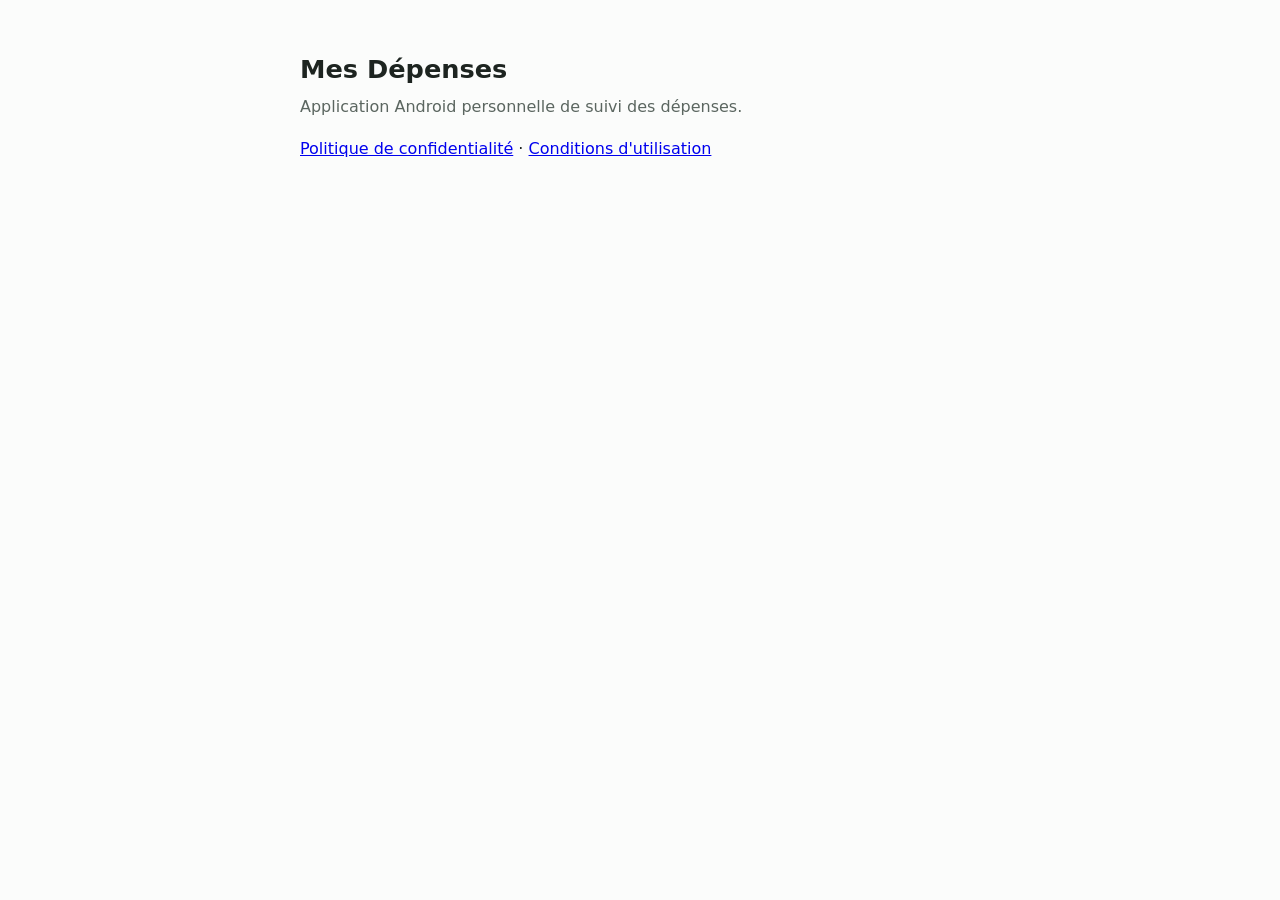
<file: index.html>
<!doctype html>
<html lang="fr">
<head><meta charset="utf-8"><meta name="viewport" content="width=device-width, initial-scale=1">
<title>Mes Dépenses</title><link rel="stylesheet" href="style.css"></head>
<body><main>
<h1>Mes Dépenses</h1>
<p class="meta">Application Android personnelle de suivi des dépenses.</p>
<p><a href="privacy.html">Politique de confidentialité</a> · <a href="terms.html">Conditions d'utilisation</a></p>
</main></body>
</html>
</file>
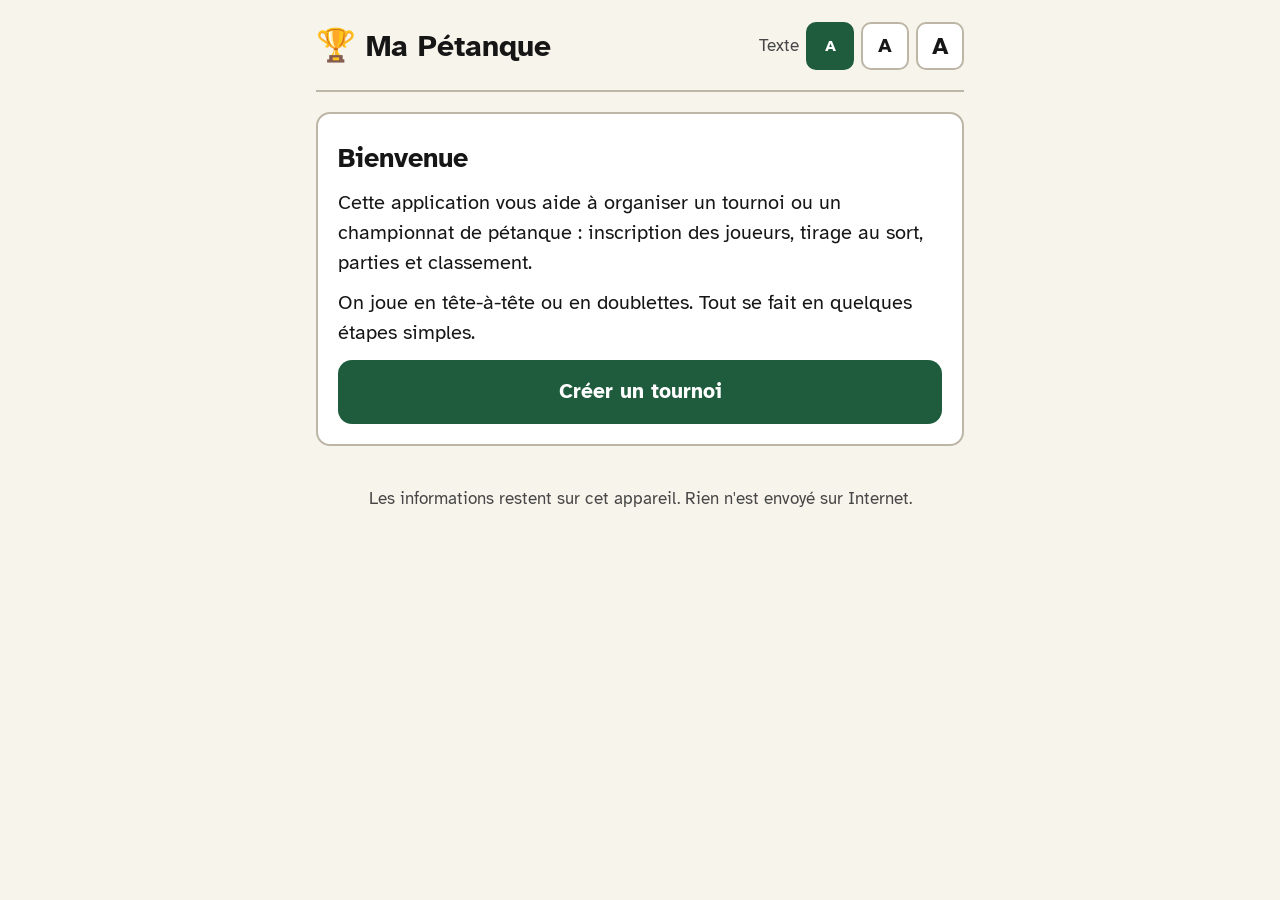
<file: petanque/index.html>
<!doctype html>
<html lang="fr">
<head>
<meta charset="utf-8">
<meta name="viewport" content="width=device-width, initial-scale=1, viewport-fit=cover">
<meta name="robots" content="noindex">
<meta name="theme-color" content="#1f5c3d">
<title>Ma Pétanque</title>
<link rel="preconnect" href="https://fonts.googleapis.com">
<link rel="preconnect" href="https://fonts.gstatic.com" crossorigin>
<link href="https://fonts.googleapis.com/css2?family=Atkinson+Hyperlegible:wght@400;700&display=swap" rel="stylesheet">
<style>
  :root {
    color-scheme: light;
    --bg: #f7f4ec; --card: #ffffff; --ink: #161616; --muted: #474747; --line: #bdb6a6;
    --pri: #1f5c3d; --pri-hover: #17482f; --pri-ink: #ffffff; --pri-soft: #e2efe6;
    --warn: #8f2a1c; --warn-soft: #fbe8e3; --gold: #7a5800; --gold-soft: #fff4d1;
    --focus: #d99a00; --r: 14px;
  }
  @media (prefers-color-scheme: dark) {
    :root:not([data-theme="light"]) {
      color-scheme: dark;
      --bg: #121513; --card: #1d211f; --ink: #f2f2ee; --muted: #c4c6c0; --line: #4a514c;
      --pri: #4fb07c; --pri-hover: #66c290; --pri-ink: #08140d; --pri-soft: #1f3328;
      --warn: #ff9b88; --warn-soft: #3a1e19; --gold: #f2c94c; --gold-soft: #33290d;
      --focus: #ffd24a;
    }
  }
  :root[data-theme="dark"] {
    color-scheme: dark;
    --bg: #121513; --card: #1d211f; --ink: #f2f2ee; --muted: #c4c6c0; --line: #4a514c;
    --pri: #4fb07c; --pri-hover: #66c290; --pri-ink: #08140d; --pri-soft: #1f3328;
    --warn: #ff9b88; --warn-soft: #3a1e19; --gold: #f2c94c; --gold-soft: #33290d;
    --focus: #ffd24a;
  }
  html { font-size: 20px; }
  html.t2 { font-size: 24px; }
  html.t3 { font-size: 28px; }
  * { box-sizing: border-box; }
  body {
    margin: 0; background: var(--bg); color: var(--ink);
    font: 1rem/1.5 "Atkinson Hyperlegible", system-ui, sans-serif;
    -webkit-text-size-adjust: 100%;
  }
  main { max-width: 34rem; margin: 0 auto; padding: max(12px, env(safe-area-inset-top)) 16px 3rem; }
  h1 { font-size: 1.5rem; margin: 0; line-height: 1.2; }
  h2 { font-size: 1.35rem; margin: 0.4rem 0 0.6rem; line-height: 1.25; }
  h3 { font-size: 1.1rem; margin: 1.4rem 0 0.5rem; }
  p { margin: 0.5rem 0; }
  .muted { color: var(--muted); }
  .big { font-size: 1.25rem; font-weight: 700; }

  .top { display: flex; flex-wrap: wrap; align-items: center; justify-content: space-between; gap: 0.5rem 1rem; padding: 0.5rem 0 1rem; border-bottom: 2px solid var(--line); margin-bottom: 1rem; }
  .brand { display: flex; align-items: center; gap: 0.5rem; }
  .brand span { font-size: 1.6rem; }
  .textsize { display: flex; align-items: center; gap: 0.35rem; }
  .textsize > span { color: var(--muted); font-size: 0.85rem; }
  .textsize button { min-width: 2.4rem; min-height: 2.4rem; padding: 0 0.4rem; border-radius: 10px; border: 2px solid var(--line); background: var(--card); color: var(--ink); font-weight: 700; }
  .textsize button[aria-pressed="true"] { background: var(--pri); color: var(--pri-ink); border-color: var(--pri); }
  .textsize button:nth-of-type(1) { font-size: 0.8rem; }
  .textsize button:nth-of-type(2) { font-size: 1rem; }
  .textsize button:nth-of-type(3) { font-size: 1.2rem; }

  button, input { font: inherit; color: inherit; }
  button { cursor: pointer; touch-action: manipulation; }
  :focus-visible { outline: 4px solid var(--focus); outline-offset: 3px; }

  .btn {
    display: flex; align-items: center; justify-content: center; gap: 0.5rem;
    width: 100%; min-height: 3.2rem; padding: 0.6rem 1rem; margin: 0.6rem 0 0;
    border-radius: var(--r); border: 2px solid transparent; font-weight: 700; font-size: 1.05rem; text-align: center;
  }
  .btn.pri { background: var(--pri); color: var(--pri-ink); }
  .btn.pri:hover { background: var(--pri-hover); }
  .btn.ghost { background: var(--card); color: var(--ink); border-color: var(--line); }
  .btn.ghost:hover { border-color: var(--ink); }
  .btn.danger { background: var(--card); color: var(--warn); border-color: var(--warn); }
  .btn.small { width: auto; min-height: 2.6rem; padding: 0.3rem 0.9rem; font-size: 0.95rem; margin: 0; }

  .card { background: var(--card); border: 2px solid var(--line); border-radius: var(--r); padding: 1rem; margin: 0.8rem 0; }
  .step { display: inline-block; background: var(--pri-soft); color: var(--ink); border-radius: 999px; padding: 0.15rem 0.8rem; font-weight: 700; font-size: 0.9rem; margin: 0; }

  .lbl { display: block; font-weight: 700; margin: 1rem 0 0.35rem; font-size: 1.05rem; }
  .field { width: 100%; min-height: 3.2rem; padding: 0.5rem 0.8rem; border-radius: 12px; border: 2px solid var(--line); background: var(--card); font-size: 1.1rem; }
  .field:focus { border-color: var(--pri); }
  fieldset { border: 0; padding: 0; margin: 0; min-width: 0; }
  legend { padding: 0; }

  .choices { display: grid; gap: 0.6rem; }
  .choice { display: flex; gap: 0.8rem; align-items: flex-start; text-align: left; width: 100%; padding: 0.8rem 1rem; border-radius: var(--r); border: 3px solid var(--line); background: var(--card); }
  .choice .dot { flex: none; width: 1.4rem; height: 1.4rem; margin-top: 0.15rem; border-radius: 50%; border: 3px solid var(--muted); display: grid; place-items: center; }
  .choice[aria-pressed="true"] { border-color: var(--pri); background: var(--pri-soft); }
  .choice[aria-pressed="true"] .dot { border-color: var(--pri); }
  .choice[aria-pressed="true"] .dot::after { content: ""; width: 0.65rem; height: 0.65rem; border-radius: 50%; background: var(--pri); }
  .ch-title { display: block; font-weight: 700; font-size: 1.1rem; }
  .ch-desc { display: block; color: var(--muted); font-size: 0.95rem; }

  .row { display: flex; gap: 0.5rem; }
  .row .field { flex: 1; min-width: 0; }
  .row .btn { width: auto; margin: 0; flex: none; }
  .count { font-weight: 700; margin-top: 1rem; }
  .plist { list-style: none; padding: 0; margin: 0.4rem 0; }
  .plist li { display: flex; align-items: center; justify-content: space-between; gap: 0.6rem; padding: 0.45rem 0.2rem 0.45rem 0.8rem; border-bottom: 1px solid var(--line); }
  .plist li span { overflow-wrap: anywhere; }
  .hint { background: var(--gold-soft); border-left: 6px solid var(--gold); padding: 0.6rem 0.8rem; border-radius: 8px; }

  .nav { display: grid; grid-template-columns: minmax(6.5rem, 1fr) 2fr; gap: 0.6rem; margin-top: 1.4rem; }
  .nav .btn { margin: 0; }
  .nav.single { grid-template-columns: 1fr; }

  .teams { list-style: none; padding: 0; margin: 0; }
  .tlabel { margin: 0 0 0.4rem; font-weight: 700; color: var(--muted); }
  .pair { display: grid; grid-template-columns: 1fr auto 1fr; gap: 0.4rem; align-items: center; }
  .amp { color: var(--muted); }
  .pbtn { min-height: 3rem; padding: 0.4rem 0.6rem; border-radius: 12px; border: 2px solid var(--line); background: var(--bg); font-weight: 700; overflow-wrap: anywhere; }
  .pbtn[aria-pressed="true"] { border: 3px solid var(--focus); background: var(--gold-soft); }

  .phead { margin-bottom: 0.4rem; }
  .phead p { margin: 0; }
  .tabs { display: grid; grid-template-columns: 1fr 1fr; gap: 0.4rem; margin: 0.8rem 0; padding: 0.3rem; border-radius: var(--r); background: var(--card); border: 2px solid var(--line); }
  .tabs button { min-height: 3rem; border-radius: 10px; border: 0; background: transparent; font-weight: 700; font-size: 1.05rem; }
  .tabs button[aria-selected="true"] { background: var(--pri); color: var(--pri-ink); }

  .rnav { display: grid; grid-template-columns: 1fr 1fr; gap: 0.5rem; }
  .rnav .btn { margin: 0; font-size: 0.95rem; }
  .rtitle { text-align: center; margin: 0.8rem 0 0.2rem; }
  .rsub { text-align: center; margin: 0 0 0.6rem; }

  .match { background: var(--card); border: 2px solid var(--line); border-radius: var(--r); padding: 0.9rem 1rem 1rem; margin: 0.8rem 0; }
  .match.done { border-color: var(--pri); }
  .mt { margin: 0 0 0.4rem; font-weight: 700; color: var(--muted); font-size: 0.95rem; }
  .match.done .mt { color: var(--pri); }
  .side { display: flex; flex-direction: column; gap: 0.35rem; }
  .shead { display: flex; align-items: center; justify-content: space-between; gap: 0.6rem; }
  .sname { font-weight: 700; font-size: 1.15rem; overflow-wrap: anywhere; }
  .stepper { display: grid; grid-template-columns: 3.4rem 1fr 3.4rem; gap: 0.5rem; }
  .stp { min-height: 3.4rem; border-radius: 12px; border: 2px solid var(--line); background: var(--bg); font-size: 1.8rem; font-weight: 700; line-height: 1; }
  .stp:active { background: var(--pri-soft); }
  .score { min-height: 3.4rem; width: 100%; text-align: center; font-size: 1.6rem; font-weight: 700; border-radius: 12px; border: 2px solid var(--line); background: var(--card); -moz-appearance: textfield; }
  .score::-webkit-outer-spin-button, .score::-webkit-inner-spin-button { -webkit-appearance: none; margin: 0; }
  .vs { text-align: center; color: var(--muted); margin: 0.5rem 0; font-style: italic; }
  .res .rrow { display: flex; justify-content: space-between; align-items: center; gap: 0.8rem; padding: 0.35rem 0; font-size: 1.1rem; }
  .res .rrow + .rrow { border-top: 1px solid var(--line); }
  .res .rrow span:first-child { overflow-wrap: anywhere; }
  .res .sc { font-weight: 700; font-size: 1.4rem; min-width: 2.5rem; text-align: right; }
  .res .win { font-weight: 700; }
  .res .win span:first-child::before { content: "✓ "; color: var(--pri); }
  .match .actions { margin-top: 0.6rem; }

  .note { background: var(--pri-soft); border-radius: var(--r); padding: 0.8rem 1rem; margin: 0.8rem 0; }
  .note .btn { margin-top: 0.6rem; }

  .champion { text-align: center; background: var(--gold-soft); border: 3px solid var(--gold); border-radius: var(--r); padding: 1rem; margin: 0.8rem 0; }
  .champion .cup { font-size: 2.6rem; line-height: 1; }
  .champion p { margin: 0.3rem 0; }
  .champion .who { font-size: 1.4rem; font-weight: 700; overflow-wrap: anywhere; }

  .stand { list-style: none; padding: 0; margin: 0.6rem 0; }
  .srow { display: flex; align-items: center; gap: 0.8rem; background: var(--card); border: 2px solid var(--line); border-radius: var(--r); padding: 0.7rem 0.9rem; margin: 0.5rem 0; }
  .srow.first { border-color: var(--gold); background: var(--gold-soft); }
  .rank { flex: none; width: 2.4rem; height: 2.4rem; border-radius: 50%; display: grid; place-items: center; font-weight: 700; font-size: 1.15rem; background: var(--bg); border: 2px solid var(--line); }
  .sbody { flex: 1; min-width: 0; }
  .sbody p { margin: 0; }
  .sbody .sn { font-weight: 700; font-size: 1.1rem; overflow-wrap: anywhere; }
  .sbody .sdet { color: var(--muted); font-size: 0.9rem; }
  .pts { flex: none; text-align: center; line-height: 1.1; }
  .pts strong { display: block; font-size: 1.5rem; }
  .pts small { color: var(--muted); }

  .blist { list-style: none; padding: 0; margin: 0; }
  .blist li { background: var(--card); border: 2px solid var(--line); border-radius: 12px; padding: 0.5rem 0.8rem; margin: 0.4rem 0; }
  .blist .bl { display: flex; justify-content: space-between; gap: 0.8rem; }
  .blist .bl span:first-child { overflow-wrap: anywhere; }
  .blist .w { font-weight: 700; }
  .blist .w span:first-child::before { content: "✓ "; color: var(--pri); }

  .dlg { position: fixed; inset: 0; z-index: 20; display: flex; align-items: flex-end; justify-content: center; padding: 16px 16px max(16px, env(safe-area-inset-bottom)); background: rgba(0, 0, 0, 0.55); }
  .dlg[hidden] { display: none; }
  .dlg-box { width: 100%; max-width: 30rem; background: var(--card); color: var(--ink); border-radius: var(--r); padding: 1.2rem 1rem 1rem; border: 2px solid var(--line); }
  .dlg-box p { margin: 0 0 0.6rem; font-size: 1.1rem; font-weight: 700; }
  @media (min-width: 600px) { .dlg { align-items: center; } }
  #msg:empty { display: none; }
  #msg { position: sticky; top: 8px; z-index: 5; margin: 0 0 0.8rem; padding: 0.8rem 1rem; border-radius: var(--r); font-weight: 700; background: var(--pri-soft); border: 2px solid var(--pri); }
  #msg.warn { background: var(--warn-soft); border-color: var(--warn); color: var(--ink); }

  .tools { margin-top: 2rem; padding-top: 1rem; border-top: 2px solid var(--line); }
  .foot { margin-top: 2rem; color: var(--muted); font-size: 0.85rem; text-align: center; }

  @media print {
    html { font-size: 14px; }
    body { background: #fff; color: #000; }
    .top .textsize, .tabs, .tools, .rnav, .btn, .stepper, #msg, .foot, .note { display: none !important; }
    .match, .srow, .card, .blist li { break-inside: avoid; }
  }
</style>
</head>
<body>
<main>
  <header class="top">
    <div class="brand"><span aria-hidden="true">🏆</span><h1>Ma Pétanque</h1></div>
    <div class="textsize" role="group" aria-label="Taille du texte">
      <span aria-hidden="true">Texte</span>
      <button type="button" data-size="1" aria-label="Texte normal">A</button>
      <button type="button" data-size="2" aria-label="Texte grand">A</button>
      <button type="button" data-size="3" aria-label="Texte très grand">A</button>
    </div>
  </header>
  <div id="msg" role="status" aria-live="polite"></div>
  <div id="app"></div>
  <div id="dlg" class="dlg" role="dialog" aria-modal="true" aria-labelledby="dlg-t" hidden>
    <div class="dlg-box">
      <p id="dlg-t"></p>
      <button type="button" class="btn pri" id="dlg-ok">Oui</button>
      <button type="button" class="btn ghost" id="dlg-no">Annuler</button>
    </div>
  </div>
  <p class="foot">Les informations restent sur cet appareil. Rien n'est envoyé sur Internet.</p>
</main>

<script>
(function () {
  "use strict";
  var KEY = "petanque.v1", PREF = "petanque.texte";

  // ---------- Stockage ----------
  function load() { try { return JSON.parse(localStorage.getItem(KEY)) || null; } catch (e) { return null; } }
  function save() { try { if (S) localStorage.setItem(KEY, JSON.stringify(S)); else localStorage.removeItem(KEY); } catch (e) {} }

  var S = load();
  var view = "home", tab = "matchs", viewRound = null, swapSel = null, flash = null, focusSel = null;
  var app = document.getElementById("app"), msg = document.getElementById("msg");

  // ---------- Outils ----------
  function esc(s) { return String(s).replace(/[&<>"']/g, function (c) { return { "&": "&amp;", "<": "&lt;", ">": "&gt;", '"': "&quot;", "'": "&#39;" }[c]; }); }
  function uid() { return Math.random().toString(36).slice(2, 9); }
  function shuffle(a) { a = a.slice(); for (var i = a.length - 1; i > 0; i--) { var j = Math.floor(Math.random() * (i + 1)); var t = a[i]; a[i] = a[j]; a[j] = t; } return a; }
  function pl(n, one, many) { return n + " " + (n > 1 ? many : one); }
  function signed(n) { return n > 0 ? "+" + n : String(n); }
  function isDuo() { return S.mode === "duo"; }
  function isChamp() { return S.format === "championnat"; }
  function modeLabel() { return isDuo() ? "Doublettes" : "Tête-à-tête"; }
  function formatLabel() { return isChamp() ? "Championnat" : "Tournoi à élimination"; }
  function playerName(id) { for (var i = 0; i < S.players.length; i++) if (S.players[i].id === id) return S.players[i].name; return "?"; }
  function entrants() {
    if (!isDuo()) return S.players.map(function (p) { return { id: p.id, name: p.name }; });
    return S.teams.map(function (t) { return { id: t.id, name: t.members.map(playerName).join(" et ") }; });
  }
  function nameOf(id) { var e = entrants(); for (var i = 0; i < e.length; i++) if (e[i].id === id) return e[i].name; return "À déterminer"; }

  // ---------- Calendrier ----------
  function mk(a, b) { return { id: uid(), a: a, b: b, sa: 0, sb: 0, done: false, bye: a === null || b === null }; }

  function roundRobin(ids) {
    var a = ids.slice(); if (a.length % 2) a.push(null);
    var n = a.length, rounds = [];
    for (var r = 0; r < n - 1; r++) {
      var ms = [], byes = [];
      for (var i = 0; i < n / 2; i++) {
        var x = a[i], y = a[n - 1 - i];
        if (r % 2 && i === 0) { var t = x; x = y; y = t; }
        if (x === null || y === null) byes.push(mk(x === null ? y : x, null)); else ms.push(mk(x, y));
      }
      rounds.push(ms.concat(byes));
      a.splice(1, 0, a.pop());
    }
    return rounds;
  }

  function bracket(ids) {
    ids = shuffle(ids);
    var size = 1; while (size < ids.length) size *= 2;
    var m = size / 2, nbBye = size - ids.length, byePos = {}, k = 0, r1 = [];
    for (var j = 0; j < nbBye; j++) byePos[Math.floor(j * m / nbBye)] = true;
    for (var i = 0; i < m; i++) {
      if (byePos[i]) r1.push(mk(ids[k++], null));
      else { var a = ids[k++], b = ids[k++]; r1.push(mk(a, b)); }
    }
    var rounds = [r1];
    for (var n = m / 2; n >= 1; n /= 2) {
      var rr = []; for (var q = 0; q < n; q++) { var mm = mk(null, null); mm.bye = false; rr.push(mm); }
      rounds.push(rr);
    }
    return rounds;
  }

  function winner(m) {
    if (m.bye) return m.a !== null ? m.a : m.b;
    if (!m.done || m.sa === m.sb) return null;
    return m.sa > m.sb ? m.a : m.b;
  }

  // Tournoi à élimination : recalcule qui joue aux tours suivants.
  function rebuild() {
    if (isChamp()) return;
    for (var r = 1; r < S.rounds.length; r++) {
      S.rounds[r].forEach(function (m, k) {
        var A = winner(S.rounds[r - 1][2 * k]), B = winner(S.rounds[r - 1][2 * k + 1]);
        if (A !== m.a || B !== m.b) { m.a = A; m.b = B; m.done = false; m.sa = 0; m.sb = 0; }
      });
    }
  }

  function roundName(r) {
    if (isChamp()) return "Tour " + (r + 1);
    var n = S.rounds[r].length;
    if (n === 1) return "Finale";
    if (n === 2) return "Demi-finales";
    if (n === 4) return "Quarts de finale";
    if (n === 8) return "Huitièmes de finale";
    return "Tour " + (r + 1);
  }

  function playable(m) { return !m.bye && m.a !== null && m.b !== null; }
  function currentRound() {
    for (var r = 0; r < S.rounds.length; r++)
      if (S.rounds[r].some(function (m) { return !m.bye && !m.done; })) return r;
    return S.rounds.length - 1;
  }
  function allMatches() { return S.rounds.reduce(function (acc, r) { return acc.concat(r); }, []).filter(function (m) { return !m.bye; }); }
  function isFinished() { return allMatches().every(function (m) { return m.done; }); }
  function findMatch(id) {
    for (var r = 0; r < S.rounds.length; r++) for (var k = 0; k < S.rounds[r].length; k++)
      if (S.rounds[r][k].id === id) return { m: S.rounds[r][k], r: r, k: k };
    return null;
  }

  function standings() {
    var t = {}, rows = entrants().map(function (e) { return (t[e.id] = { id: e.id, name: e.name, J: 0, V: 0, N: 0, D: 0, pour: 0, contre: 0 }); });
    allMatches().forEach(function (m) {
      if (!m.done) return;
      var A = t[m.a], B = t[m.b]; if (!A || !B) return;
      A.J++; B.J++; A.pour += m.sa; A.contre += m.sb; B.pour += m.sb; B.contre += m.sa;
      if (m.sa > m.sb) { A.V++; B.D++; } else if (m.sa < m.sb) { B.V++; A.D++; }
    });
    // Barème habituel en pétanque : parties gagnées, puis goal-average, puis points marqués.
    rows.forEach(function (r) { r.diff = r.pour - r.contre; });
    rows.sort(function (x, y) { return y.V - x.V || y.diff - x.diff || y.pour - x.pour || x.name.localeCompare(y.name, "fr"); });
    rows.forEach(function (r, i) {
      var p = rows[i - 1];
      r.rank = (p && p.V === r.V && p.diff === r.diff && p.pour === r.pour) ? p.rank : i + 1;
    });
    return rows;
  }

  function champion() {
    if (!S.rounds.length || !isFinished()) return null;
    if (!isChamp()) return { names: [nameOf(winner(S.rounds[S.rounds.length - 1][0]))] };
    return { names: standings().filter(function (r) { return r.rank === 1; }).map(function (r) { return r.name; }) };
  }

  // ---------- Vues ----------
  function steps() { return isDuo() ? 3 : 2; }

  function vHome() {
    if (S && S.stage) {
      var n = S.stage === "play" ? entrants().length : S.players.length;
      var what = S.stage === "play" && isDuo() ? pl(n, "doublette", "doublettes") : pl(n, "joueur", "joueurs");
      return '<section class="card"><h2>Tournoi en cours</h2>' +
        '<p class="big">' + esc(S.name || "Mon tournoi") + '</p>' +
        '<p class="muted">' + modeLabel() + " · " + formatLabel() + " · " + what + '</p>' +
        '<button class="btn pri" data-act="resume">Reprendre ce tournoi</button></section>' +
        '<button class="btn ghost" data-act="new">Commencer un nouveau tournoi</button>';
    }
    return '<section class="card"><h2>Bienvenue</h2>' +
      '<p>Cette application vous aide à organiser un tournoi ou un championnat de pétanque : inscription des joueurs, tirage au sort, parties et classement.</p>' +
      '<p>On joue en tête-à-tête ou en doublettes. Tout se fait en quelques étapes simples.</p>' +
      '<button class="btn pri" data-act="new">Créer un tournoi</button></section>';
  }

  function choice(act, val, cur, title, desc) {
    return '<button type="button" class="choice" data-act="' + act + '" data-v="' + val + '" aria-pressed="' + (cur === val) + '">' +
      '<span class="dot" aria-hidden="true"></span><span><span class="ch-title">' + title + '</span><span class="ch-desc">' + desc + '</span></span></button>';
  }

  function vSetup() {
    return '<p class="step">Étape 1 sur ' + steps() + '</p><h2>Le tournoi</h2>' +
      '<label class="lbl" for="tname">Nom du tournoi</label>' +
      '<input id="tname" class="field" value="' + esc(S.name) + '" placeholder="Par exemple : Concours du club" autocomplete="off">' +
      '<fieldset><legend class="lbl">Comment joue-t-on ?</legend><div class="choices">' +
      choice("mode", "solo", S.mode, "Tête-à-tête", "Chaque joueur joue seul, un contre un.") +
      choice("mode", "duo", S.mode, "Doublettes", "Équipes de 2 joueurs, deux contre deux.") +
      '</div></fieldset>' +
      '<fieldset><legend class="lbl">Quelle formule ?</legend><div class="choices">' +
      choice("format", "championnat", S.format, "Championnat", "Tout le monde rencontre tout le monde. Le classement désigne le gagnant.") +
      choice("format", "tournoi", S.format, "Tournoi à élimination", "Le gagnant de chaque partie continue, le perdant est éliminé, jusqu'à la finale.") +
      '</div></fieldset>' +
      '<fieldset><legend class="lbl">Les parties se jouent en</legend><div class="choices">' +
      choice("target", "13", String(S.target), "13 points", "La règle habituelle.") +
      choice("target", "11", String(S.target), "11 points", "Pour des parties plus courtes.") +
      '</div></fieldset>' +
      '<div class="nav"><button class="btn ghost" data-act="home">◀ Retour</button><button class="btn pri" data-act="toPlayers">Continuer ▶</button></div>';
  }

  function playersProblem() {
    var n = S.players.length;
    if (isDuo()) {
      if (n < 4) return "Il faut au moins 4 joueurs pour former 2 doublettes.";
      if (n % 2) return "Il faut un nombre pair de joueurs pour former des doublettes. Ajoutez ou retirez un joueur.";
    } else if (n < 2) return "Il faut au moins 2 joueurs.";
    return null;
  }

  function vPlayers() {
    var n = S.players.length, pb = playersProblem();
    return '<p class="step">Étape 2 sur ' + steps() + '</p><h2>Les joueurs</h2>' +
      '<p>' + (isDuo() ? "Inscrivez tous les joueurs, un par un. Les doublettes seront formées à l'étape suivante." : "Inscrivez les joueurs, un par un.") + '</p>' +
      '<form data-form="addPlayer"><label class="lbl" for="pname">Nom du joueur</label>' +
      '<div class="row"><input id="pname" class="field" autocomplete="off" autocapitalize="words" enterkeyhint="done">' +
      '<button class="btn pri" type="submit">Ajouter</button></div></form>' +
      '<p class="count">' + (n ? pl(n, "joueur inscrit", "joueurs inscrits") : "Aucun joueur pour l'instant.") + '</p>' +
      '<ol class="plist">' + S.players.map(function (p, i) {
        return '<li><span>' + (i + 1) + ". " + esc(p.name) + '</span><button class="btn small ghost" data-act="delPlayer" data-id="' + p.id + '" aria-label="Retirer ' + esc(p.name) + '">Retirer</button></li>';
      }).join("") + '</ol>' +
      (pb && n ? '<p class="hint">' + pb + '</p>' : "") +
      '<div class="nav"><button class="btn ghost" data-act="goto" data-v="setup">◀ Retour</button><button class="btn pri" data-act="fromPlayers">Continuer ▶</button></div>';
  }

  function vTeams() {
    return '<p class="step">Étape 3 sur 3</p><h2>Les doublettes</h2>' +
      '<p>Les doublettes ont été tirées au sort.</p>' +
      '<p class="muted">Pour échanger deux joueurs, touchez le premier nom, puis le second.</p>' +
      '<ol class="teams">' + S.teams.map(function (t, i) {
        return '<li class="card"><p class="tlabel">Doublette ' + (i + 1) + '</p><div class="pair">' + t.members.map(function (pid) {
          return '<button type="button" class="pbtn" data-act="swap" data-id="' + pid + '" aria-pressed="' + (swapSel === pid) + '">' + esc(playerName(pid)) + '</button>';
        }).join('<span class="amp">et</span>') + '</div></li>';
      }).join("") + '</ol>' +
      '<button class="btn ghost" data-act="redraw">🔀 Refaire le tirage au sort</button>' +
      '<div class="nav"><button class="btn ghost" data-act="goto" data-v="players">◀ Retour</button><button class="btn pri" data-act="start">Commencer ▶</button></div>';
  }

  function stepper(m, s) {
    var nm = nameOf(m[s]), v = s === "a" ? m.sa : m.sb, id = "s-" + m.id + "-" + s;
    return '<div class="side"><div class="shead"><label class="sname" for="' + id + '">' + esc(nm) + '</label>' +
      '<button type="button" class="btn small ghost" data-act="max" data-id="' + m.id + '" data-s="' + s + '" aria-label="' + S.target + ' points pour ' + esc(nm) + '">' + S.target + ' pts</button></div><div class="stepper">' +
      '<button type="button" class="stp" data-act="dec" data-id="' + m.id + '" data-s="' + s + '" aria-label="Enlever un point à ' + esc(nm) + '">−</button>' +
      '<input id="' + id + '" class="score" type="number" min="0" inputmode="numeric" pattern="[0-9]*" value="' + v + '" data-score data-id="' + m.id + '" data-s="' + s + '">' +
      '<button type="button" class="stp" data-act="inc" data-id="' + m.id + '" data-s="' + s + '" aria-label="Ajouter un point à ' + esc(nm) + '">+</button>' +
      '</div></div>';
  }

  function matchCard(m, i) {
    if (m.bye) {
      return '<div class="match"><p>' + (isChamp()
        ? "Exempt ce tour (nombre impair) : <strong>" + esc(nameOf(m.a)) + "</strong> ne joue pas."
        : "<strong>" + esc(nameOf(m.a)) + "</strong> passe directement au tour suivant (pas d'adversaire).") + '</p></div>';
    }
    var title = "Partie " + (i + 1);
    if (!playable(m)) {
      return '<div class="match"><p class="mt">' + title + '</p><p>' + esc(nameOf(m.a)) + ' <em class="muted">contre</em> ' + esc(nameOf(m.b)) + '</p>' +
        '<p class="muted">En attente des résultats du tour précédent.</p></div>';
    }
    if (m.done) {
      var w = winner(m);
      return '<div class="match done"><p class="mt">' + title + ' · ✓ Terminé</p><div class="res">' +
        '<div class="rrow' + (w === m.a ? " win" : "") + '"><span>' + esc(nameOf(m.a)) + '</span><span class="sc">' + m.sa + '</span></div>' +
        '<div class="rrow' + (w === m.b ? " win" : "") + '"><span>' + esc(nameOf(m.b)) + '</span><span class="sc">' + m.sb + '</span></div></div>' +
        '<div class="actions"><button class="btn small ghost" data-act="edit" data-id="' + m.id + '">Modifier le résultat</button></div></div>';
    }
    return '<div class="match"><p class="mt">' + title + ' · Entrez les points</p>' + stepper(m, "a") + '<p class="vs">contre</p>' + stepper(m, "b") +
      '<button class="btn pri" data-act="saveMatch" data-id="' + m.id + '">Enregistrer le résultat</button></div>';
  }

  function vMatches() {
    var R = S.rounds, cur = currentRound();
    if (viewRound === null || viewRound >= R.length) viewRound = cur;
    var r = viewRound, ms = R[r];
    var complete = ms.every(function (m) { return m.bye || m.done; });
    var played = allMatches().filter(function (m) { return m.done; }).length, total = allMatches().length;
    var h = '<div class="rnav">' +
      (r > 0 ? '<button class="btn ghost" data-act="round" data-v="' + (r - 1) + '">◀ Tour précédent</button>' : "<span></span>") +
      (r < R.length - 1 ? '<button class="btn ghost" data-act="round" data-v="' + (r + 1) + '">Tour suivant ▶</button>' : "") +
      '</div>' +
      '<h3 class="rtitle">' + roundName(r) + '</h3>' +
      '<p class="rsub muted">Tour ' + (r + 1) + " sur " + R.length + " · " + played + " " + (played > 1 ? "parties jouées" : "partie jouée") + " sur " + total + '</p>';
    var n = 0;
    var shown = ms.filter(function (m) { return !m.bye; }).concat(ms.filter(function (m) { return m.bye; }));
    h += shown.map(function (m) { return matchCard(m, m.bye ? -1 : n++); }).join("");
    if (complete && r < R.length - 1) {
      h += '<div class="note"><p><strong>Ce tour est terminé.</strong></p><button class="btn pri" data-act="round" data-v="' + (r + 1) + '">Aller au tour suivant ▶</button></div>';
    } else if (r > cur && !isChamp()) {
      h += '<div class="note"><p>Terminez d\'abord le tour ' + (cur + 1) + '.</p><button class="btn ghost" data-act="round" data-v="' + cur + '">Aller au tour ' + (cur + 1) + '</button></div>';
    }
    return h;
  }

  function vStandings() {
    var rows = standings(), played = allMatches().filter(function (m) { return m.done; }).length;
    return '<p class="muted">Classement : d\'abord le nombre de parties gagnées. En cas d\'égalité, le goal-average (points marqués moins points encaissés), puis le nombre de points marqués.</p>' +
      '<ol class="stand">' + rows.map(function (r) {
        return '<li class="srow' + (r.rank === 1 && played ? " first" : "") + '"><span class="rank" aria-label="Rang ' + r.rank + '">' + r.rank + '</span>' +
          '<div class="sbody"><p class="sn">' + esc(r.name) + '</p><p class="sdet">' + pl(r.D, "partie perdue", "parties perdues") + " · goal‑average " + signed(r.diff) + " · " + pl(r.pour, "point marqué", "points marqués") + '</p></div>' +
          '<span class="pts"><strong>' + r.V + '</strong><small>' + (r.V > 1 ? "gagnées" : "gagnée") + '</small></span></li>';
      }).join("") + '</ol>' +
      '<p class="muted">' + played + " sur " + allMatches().length + " parties jouées.</p>";
  }

  function vBracket() {
    return S.rounds.map(function (ms, r) {
      return '<h3>' + roundName(r) + '</h3><ol class="blist">' + ms.map(function (m) {
        if (m.bye) return '<li>' + esc(nameOf(m.a)) + ' <span class="muted">— qualifié d\'office</span></li>';
        if (!playable(m)) return '<li><span class="muted">' + esc(nameOf(m.a)) + " contre " + esc(nameOf(m.b)) + '</span></li>';
        var w = winner(m);
        return '<li><div class="bl' + (w === m.a ? " w" : "") + '"><span>' + esc(nameOf(m.a)) + '</span><span>' + (m.done ? m.sa : "") + '</span></div>' +
          '<div class="bl' + (w === m.b ? " w" : "") + '"><span>' + esc(nameOf(m.b)) + '</span><span>' + (m.done ? m.sb : "") + '</span></div>' +
          (m.done ? "" : '<p class="muted" style="margin:0">À jouer</p>') + '</li>';
      }).join("") + '</ol>';
    }).join("");
  }

  function vPlay() {
    var champ = champion();
    return '<div class="phead"><h2>' + esc(S.name) + '</h2><p class="muted">' + modeLabel() + " · " + formatLabel() + " · parties en " + S.target + ' points</p></div>' +
      (champ ? '<div class="champion"><div class="cup" aria-hidden="true">🏆</div><p>' + (champ.names.length > 1 ? "Terminé ! Égalité parfaite en tête :" : "Terminé ! Bravo à") + '</p><p class="who">' + champ.names.map(esc).join("<br>") + '</p></div>' : "") +
      '<div class="tabs" role="tablist">' +
      '<button role="tab" data-act="tab" data-v="matchs" aria-selected="' + (tab === "matchs") + '">Parties</button>' +
      '<button role="tab" data-act="tab" data-v="classement" aria-selected="' + (tab === "classement") + '">' + (isChamp() ? "Classement" : "Tableau") + '</button></div>' +
      '<div role="tabpanel">' + (tab === "matchs" ? vMatches() : (isChamp() ? vStandings() : vBracket())) + '</div>' +
      '<div class="tools"><button class="btn ghost" data-act="print">🖨️ Imprimer</button>' +
      '<button class="btn ghost" data-act="home">Retour à l\'accueil</button>' +
      '<button class="btn danger" data-act="erase">Effacer ce tournoi</button></div>';
  }

  var VIEWS = { home: vHome, setup: vSetup, players: vPlayers, teams: vTeams, play: vPlay };

  function render() {
    app.innerHTML = VIEWS[view]();
    msg.className = flash && flash.warn ? "warn" : "";
    msg.textContent = flash ? flash.text : "";
    flash = null;
    if (focusSel) { var el = app.querySelector(focusSel); if (el) el.focus(); focusSel = null; }
  }
  function go(v) { view = v; window.scrollTo(0, 0); render(); }
  function say(text, warn) { flash = { text: text, warn: !!warn }; }

  // ---------- Actions ----------
  function makeTeams() {
    var ids = shuffle(S.players.map(function (p) { return p.id; })), teams = [];
    for (var i = 0; i + 1 < ids.length; i += 2) teams.push({ id: uid(), members: [ids[i], ids[i + 1]] });
    S.teams = teams;
  }
  function teamsMatchPlayers() {
    var a = S.teams.reduce(function (acc, t) { return acc.concat(t.members); }, []).sort().join(",");
    return a && a === S.players.map(function (p) { return p.id; }).sort().join(",");
  }

  function startPlay() {
    ask("Une fois le tournoi commencé, on ne peut plus changer les joueurs ni les doublettes. Commencer maintenant ?", "Commencer le tournoi", function () {
    var ids = entrants().map(function (e) { return e.id; });
    S.rounds = isChamp() ? roundRobin(shuffle(ids)) : bracket(ids);
    rebuild();
    S.stage = "play"; tab = "matchs"; viewRound = null; save();
    say("C'est parti ! Entrez les points de chaque partie.");
    go("play");
    });
  }

  function setScore(id, s, v) {
    var f = findMatch(id); if (!f) return;
    v = Math.max(0, Math.min(999, parseInt(v, 10) || 0));
    f.m[s === "a" ? "sa" : "sb"] = v; save();
    return v;
  }

  // Fenêtre de confirmation intégrée (plus lisible qu'une boîte du navigateur).
  var dlg = document.getElementById("dlg"), dlgT = document.getElementById("dlg-t"),
      dlgOk = document.getElementById("dlg-ok"), dlgNo = document.getElementById("dlg-no"), pending = null, lastFocus = null;
  function ask(text, okLabel, cb) {
    dlgT.textContent = text; dlgOk.textContent = okLabel; pending = cb;
    lastFocus = document.activeElement; dlg.hidden = false; dlgOk.focus();
  }
  function closeDlg() { dlg.hidden = true; pending = null; if (lastFocus && document.contains(lastFocus)) lastFocus.focus(); }
  dlgOk.addEventListener("click", function () { var cb = pending; closeDlg(); if (cb) cb(); });
  dlgNo.addEventListener("click", closeDlg);
  dlg.addEventListener("click", function (e) { if (e.target === dlg) closeDlg(); });
  document.addEventListener("keydown", function (e) { if (e.key === "Escape" && !dlg.hidden) closeDlg(); });

  var actions = {
    new: function () {
      function doNew() {
        S = { name: "", mode: "solo", format: "championnat", target: 13, players: [], teams: [], rounds: [], stage: "setup" };
        save(); go("setup");
      }
      if (S && S.stage) ask("Le tournoi en cours sera effacé. Voulez-vous continuer ?", "Effacer et recommencer", doNew); else doNew();
    },
    resume: function () { go(S.stage); },
    home: function () { go("home"); },
    goto: function (b) { S.stage = b.dataset.v; save(); go(b.dataset.v); },
    mode: function (b) { S.mode = b.dataset.v; save(); focusSel = '[data-act="mode"][data-v="' + b.dataset.v + '"]'; render(); },
    target: function (b) { S.target = parseInt(b.dataset.v, 10); save(); focusSel = '[data-act="target"][data-v="' + b.dataset.v + '"]'; render(); },
    max: function (b) { var v = setScore(b.dataset.id, b.dataset.s, S.target); document.getElementById("s-" + b.dataset.id + "-" + b.dataset.s).value = v; },
    format: function (b) { S.format = b.dataset.v; save(); focusSel = '[data-act="format"][data-v="' + b.dataset.v + '"]'; render(); },
    toPlayers: function () {
      S.name = (S.name || "").trim() || "Mon tournoi"; S.stage = "players"; save(); go("players");
      document.getElementById("pname").focus();
    },
    delPlayer: function (b) {
      S.players = S.players.filter(function (p) { return p.id !== b.dataset.id; }); save();
      focusSel = "#pname"; render();
    },
    fromPlayers: function () {
      var pb = playersProblem();
      if (pb) { say(pb, true); render(); return; }
      if (isDuo()) {
        if (!teamsMatchPlayers()) makeTeams();
        S.stage = "teams"; save(); swapSel = null; go("teams");
      } else startPlay();
    },
    redraw: function () { makeTeams(); swapSel = null; save(); say("Nouveau tirage au sort effectué."); render(); },
    swap: function (b) {
      var pid = b.dataset.id;
      if (swapSel === null) { swapSel = pid; focusSel = '[data-act="swap"][data-id="' + pid + '"]'; render(); return; }
      if (swapSel === pid) { swapSel = null; render(); return; }
      var a = swapSel; swapSel = null;
      S.teams.forEach(function (t) { t.members = t.members.map(function (x) { return x === a ? pid : x === pid ? a : x; }); });
      save(); say("Joueurs échangés : " + playerName(a) + " et " + playerName(pid) + "."); render();
    },
    start: startPlay,
    tab: function (b) { tab = b.dataset.v; focusSel = '[data-act="tab"][data-v="' + tab + '"]'; render(); },
    round: function (b) { viewRound = parseInt(b.dataset.v, 10); render(); app.querySelector(".rtitle").scrollIntoView({ block: "start" }); },
    inc: function (b) { var s = b.dataset.s, f = findMatch(b.dataset.id); var v = setScore(b.dataset.id, s, (s === "a" ? f.m.sa : f.m.sb) + 1); document.getElementById("s-" + b.dataset.id + "-" + s).value = v; },
    dec: function (b) { var s = b.dataset.s, f = findMatch(b.dataset.id); var v = setScore(b.dataset.id, s, (s === "a" ? f.m.sa : f.m.sb) - 1); document.getElementById("s-" + b.dataset.id + "-" + s).value = v; },
    saveMatch: function (b) {
      var f = findMatch(b.dataset.id), m = f.m;
      if (m.sa === m.sb) { say("Il faut un gagnant : à la pétanque, les deux scores ne peuvent pas être égaux.", true); render(); return; }
      var hi = Math.max(m.sa, m.sb), lo = Math.min(m.sa, m.sb);
      function commit() {
        m.done = true; rebuild(); save();
        say(isFinished() ? "Dernier résultat enregistré. Le tournoi est terminé !" : "Résultat enregistré.");
        render();
        if (isFinished()) window.scrollTo(0, 0);
      }
      if (hi !== S.target || lo >= S.target) ask("Le score habituel est " + S.target + " à moins de " + S.target + ". Ici, c'est " + hi + " à " + lo + ". Enregistrer quand même ? (par exemple pour une partie limitée dans le temps)", "Enregistrer quand même", commit);
      else commit();
    },
    edit: function (b) {
      var f = findMatch(b.dataset.id), next = null;
      if (!isChamp()) {
        next = S.rounds[f.r + 1] && S.rounds[f.r + 1][Math.floor(f.k / 2)];
      }
      function doEdit() { f.m.done = false; rebuild(); save(); focusSel = "#s-" + f.m.id + "-a"; render(); }
      if (next && next.done) ask("Attention : modifier ce résultat effacera aussi les résultats des tours suivants qui en dépendent. Continuer ?", "Modifier le résultat", doEdit);
      else doEdit();
    },
    print: function () { window.print(); },
    erase: function () {
      ask("Effacer définitivement ce tournoi ? Tous les résultats seront perdus.", "Effacer le tournoi", function () {
        S = null; save(); say("Le tournoi a été effacé."); go("home");
      });
    }
  };

  app.addEventListener("click", function (e) {
    var b = e.target.closest("[data-act]");
    if (b && actions[b.dataset.act]) actions[b.dataset.act](b);
  });
  app.addEventListener("submit", function (e) {
    e.preventDefault();
    var input = document.getElementById("pname"), name = input.value.trim().replace(/\s+/g, " ");
    if (!name) { input.focus(); return; }
    if (S.players.some(function (p) { return p.name.toLowerCase() === name.toLowerCase(); })) {
      say("« " + name + " » est déjà dans la liste.", true); focusSel = "#pname"; render(); return;
    }
    S.players.push({ id: uid(), name: name }); save();
    say(name + " a été ajouté(e)."); focusSel = "#pname"; render();
  });
  app.addEventListener("input", function (e) {
    var t = e.target;
    if (t.id === "tname") { S.name = t.value; save(); }
    else if (t.hasAttribute("data-score")) setScore(t.dataset.id, t.dataset.s, t.value);
  });
  app.addEventListener("change", function (e) {
    var t = e.target;
    if (t.hasAttribute("data-score")) { var f = findMatch(t.dataset.id); t.value = t.dataset.s === "a" ? f.m.sa : f.m.sb; }
  });
  app.addEventListener("focusin", function (e) { if (e.target.hasAttribute && e.target.hasAttribute("data-score")) e.target.select(); });

  // ---------- Taille du texte ----------
  var sizeBtns = document.querySelectorAll("[data-size]");
  function applySize(n) {
    document.documentElement.classList.remove("t2", "t3");
    if (n > 1) document.documentElement.classList.add("t" + n);
    sizeBtns.forEach(function (b) { b.setAttribute("aria-pressed", String(b.dataset.size === String(n))); });
  }
  var size = 1; try { size = parseInt(localStorage.getItem(PREF), 10) || 1; } catch (e) {}
  applySize(size);
  sizeBtns.forEach(function (b) {
    b.addEventListener("click", function () {
      var n = parseInt(b.dataset.size, 10); applySize(n);
      try { localStorage.setItem(PREF, String(n)); } catch (e) {}
    });
  });

  render();
})();
</script>
</body>
</html>
</file>
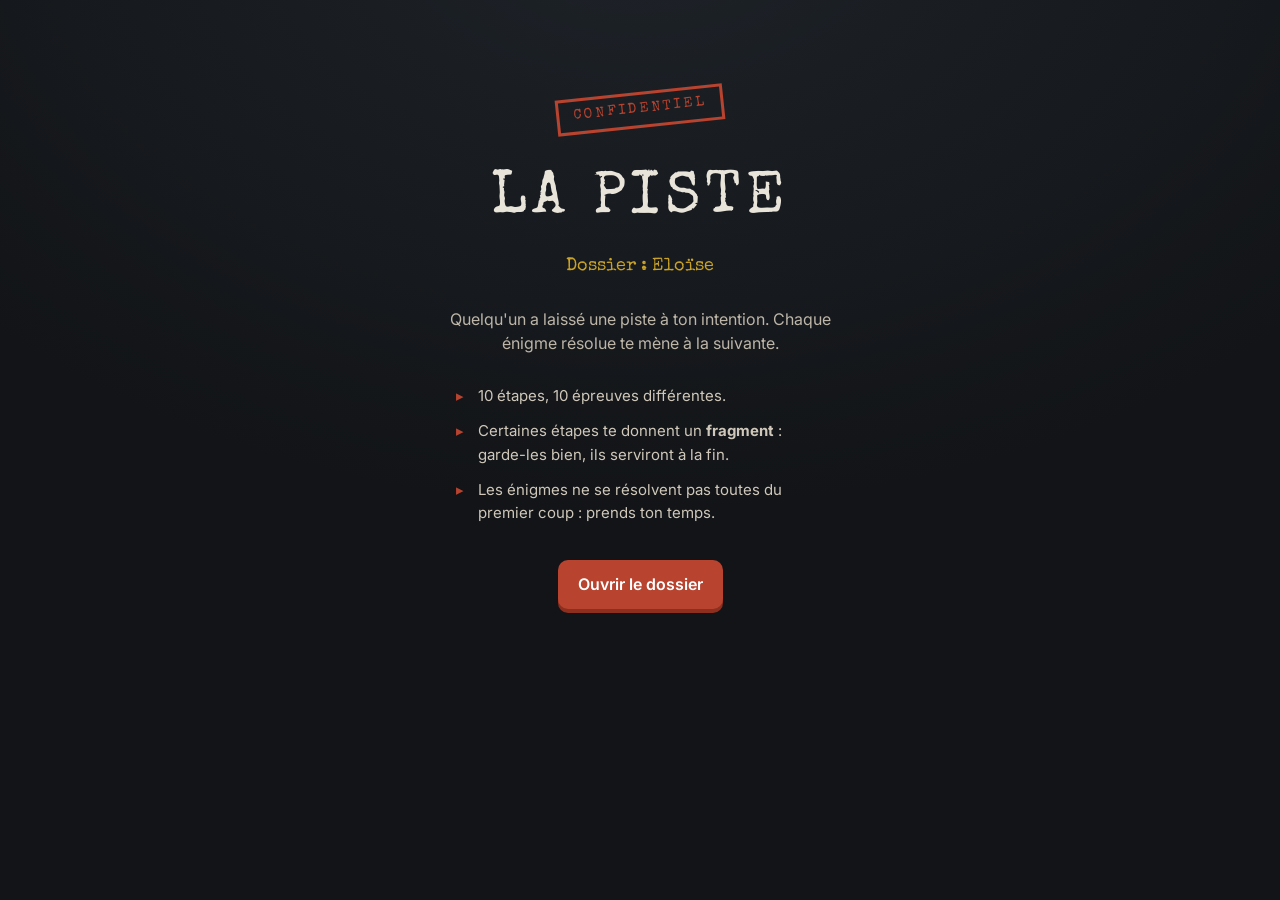
<file: piste/index.html>
<!doctype html>
<html lang="fr">
<head>
<meta charset="utf-8">
<meta name="viewport" content="width=device-width, initial-scale=1, viewport-fit=cover">
<meta name="robots" content="noindex">
<title>La Piste</title>
<link rel="preconnect" href="https://fonts.googleapis.com">
<link rel="preconnect" href="https://fonts.gstatic.com" crossorigin>
<link href="https://fonts.googleapis.com/css2?family=Special+Elite&family=Caveat:wght@600&family=Fraunces:opsz,wght@9..144,700&family=Inter:wght@400;500;600&display=swap" rel="stylesheet">
<style>
  :root {
    --bg: #121417; --bg2: #1e2329;
    --paper: #f4ecd8; --paper2: #e9dec3;
    --ink: #2a2622; --muted: #7a6f5e;
    --accent: #b8432f; --accent-deep: #8c2f1f;
    --ok: #3d7a4f; --brass: #c9a227;
    --azul: #1f4fa8;
    --r: 14px;
  }
  * { box-sizing: border-box; }
  html, body { margin: 0; }
  body {
    min-height: 100vh;
    background: radial-gradient(900px 600px at 50% -10%, var(--bg2), var(--bg)) fixed, var(--bg);
    color: #e9e4da; font: 16px/1.55 Inter, system-ui, sans-serif;
    -webkit-tap-highlight-color: transparent; overflow-x: hidden;
  }
  main { max-width: 560px; margin: 0 auto; padding: max(20px, env(safe-area-inset-top)) 16px 48px; position: relative; z-index: 1; }
  .type { font-family: "Special Elite", "Courier New", monospace; }
  button { font: inherit; cursor: pointer; border: 0; border-radius: 10px; padding: 12px 20px; font-weight: 600; touch-action: manipulation; }
  .btn { background: var(--accent); color: #fff; box-shadow: 0 4px 0 var(--accent-deep); }
  .btn:active { transform: translateY(3px); box-shadow: 0 1px 0 var(--accent-deep); }
  .btn-ghost { background: none; color: var(--muted); padding: 8px 10px; font-weight: 500; }
  .screen { display: none; animation: in .45s ease both; }
  .screen.active { display: block; }
  @keyframes in { from { opacity: 0; transform: translateY(10px); } to { opacity: 1; transform: none; } }

  /* Intro */
  .intro { text-align: center; padding-top: 8vh; }
  .intro .stamp { display: inline-block; border: 3px solid var(--accent); color: var(--accent); padding: 4px 14px; transform: rotate(-6deg); font-size: 14px; letter-spacing: .2em; margin-bottom: 26px; }
  .intro h1 { font-family: "Special Elite", monospace; font-size: clamp(40px, 12vw, 60px); margin: 0 0 6px; letter-spacing: .08em; font-weight: 400; }
  .intro .who { color: var(--brass); font-family: "Special Elite", monospace; font-size: 18px; margin-bottom: 26px; }
  .intro p { color: #bdb6a8; max-width: 400px; margin: 12px auto; }
  .intro .rules { text-align: left; max-width: 380px; margin: 22px auto 30px; padding: 0; list-style: none; color: #cfc8ba; font-size: 15px; }
  .intro .rules li { padding: 6px 0 6px 28px; position: relative; }
  .intro .rules li::before { content: "▸"; position: absolute; left: 6px; color: var(--accent); }

  /* Top bar */
  .topbar { display: flex; justify-content: space-between; align-items: center; margin-bottom: 14px; gap: 10px; }
  .dots { display: flex; gap: 5px; }
  .dots i { width: 9px; height: 9px; border-radius: 50%; background: #3a4048; display: block; }
  .dots i.done { background: var(--brass); }
  .dots i.cur { background: var(--accent); box-shadow: 0 0 0 3px rgba(184,67,47,.3); }
  .tokens { display: flex; gap: 5px; }
  .tok { min-width: 40px; height: 30px; border-radius: 8px; background: #2a3037; color: #6c737c; display: inline-flex; align-items: center; justify-content: center; gap: 4px; font-size: 14px; font-weight: 600; padding: 0 6px; }
  .tok.got { background: var(--paper); color: var(--ink); }
  .tok.flash { animation: flash 1s ease 2; }
  @keyframes flash { 50% { transform: scale(1.25); background: var(--brass); } }

  /* Card */
  .card { background: var(--paper); color: var(--ink); border-radius: var(--r); padding: 22px 18px; box-shadow: 0 18px 50px rgba(0,0,0,.45); position: relative; }
  .card::before { content: ""; position: absolute; inset: 0; border-radius: var(--r); pointer-events: none;
    background: repeating-linear-gradient(0deg, transparent 0 27px, rgba(122,111,94,.08) 27px 28px); }
  .step-no { font-family: "Special Elite", monospace; color: var(--accent); font-size: 13px; letter-spacing: .15em; text-transform: uppercase; }
  .card h2 { font-family: "Special Elite", monospace; font-weight: 400; font-size: 28px; margin: 2px 0 12px; line-height: 1.15; }
  .story { font-size: 16px; color: #4a4339; margin: 0 0 16px; }
  .story em { color: var(--ink); }
  .q { font-weight: 600; margin: 18px 0 8px; }
  form.answer { display: flex; gap: 8px; }
  form.answer input { flex: 1; min-width: 0; font: inherit; font-size: 17px; padding: 12px 14px; border-radius: 10px; border: 2px solid #d3c6a6; background: #fffaf0; color: var(--ink); outline: none; }
  form.answer input:focus { border-color: var(--accent); }
  form.answer button { background: var(--ink); color: #fff; }
  .fb { min-height: 22px; margin-top: 8px; font-size: 15px; font-weight: 500; }
  .fb.err { color: var(--accent); } .fb.ok { color: var(--ok); }
  .hint { display: none; background: #fff6dc; border-left: 4px solid var(--brass); border-radius: 6px; padding: 9px 12px; font-size: 15px; margin-top: 6px; }
  .hint.show { display: block; animation: in .3s both; }
  .shake { animation: shake .4s; }
  @keyframes shake { 20%,60% { transform: translateX(-7px); } 40%,80% { transform: translateX(7px); } }
  .center { text-align: center; }

  .win { text-align: center; padding: 6px 0; }
  .win .ok-stamp { display: inline-block; border: 3px solid var(--ok); color: var(--ok); font-family: "Special Elite", monospace; padding: 3px 12px; transform: rotate(-4deg); letter-spacing: .15em; margin-bottom: 14px; animation: stampIn .4s cubic-bezier(.3,1.6,.5,1) both; }
  @keyframes stampIn { from { transform: scale(2.2) rotate(-4deg); opacity: 0; } to { transform: rotate(-4deg); opacity: 1; } }
  .win .found { text-align: left; font-size: 16px; color: #4a4339; margin: 6px 0 14px; }
  .win .token-big { display: inline-flex; gap: 8px; align-items: center; font-size: 30px; font-weight: 700; background: #fffaf0; border: 2px dashed var(--brass); border-radius: 12px; padding: 8px 18px; margin: 4px 0 16px; }

  /* 1 — César */
  .cipher-box { background: #fffaf0; border: 1px solid #d9cdb0; border-radius: 10px; padding: 14px; font-family: "Special Elite", monospace; font-size: 20px; letter-spacing: .06em; line-height: 1.5; word-break: break-word; min-height: 96px; }
  .slider-row { display: flex; align-items: center; gap: 10px; margin-top: 12px; font-size: 14px; color: var(--muted); }
  .slider-row input { flex: 1; accent-color: var(--accent); height: 28px; }
  .slider-row b { min-width: 28px; text-align: right; color: var(--ink); }

  /* 2 — Bibliothèque */
  .shelf { display: flex; justify-content: center; align-items: flex-end; gap: 4px; padding: 10px 8px 0; border-bottom: 10px solid #6b4a2b; border-radius: 4px; height: 250px; background: linear-gradient(#3b2a1a, #2a1d12); }
  .book { writing-mode: vertical-rl; transform: rotate(180deg); color: #fdf6e3; font-family: Fraunces, Georgia, serif; font-weight: 700; font-size: 14px; letter-spacing: .03em; padding: 10px 6px; border-radius: 3px 3px 0 0; display: flex; align-items: center; white-space: nowrap; box-shadow: inset -3px 0 0 rgba(0,0,0,.18), inset 3px 0 0 rgba(255,255,255,.08); flex: 0 0 auto; width: 40px; }
  .postit { display: inline-block; background: #fde68a; color: #4a3b10; font-family: Caveat, cursive; font-size: 22px; padding: 6px 14px; transform: rotate(-2deg); box-shadow: 0 3px 8px rgba(0,0,0,.15); margin: 4px 0 6px; }

  /* 3 — Horloges */
  .clocks-big { display: flex; justify-content: center; margin: 4px 0 12px; }
  .clocks-row { display: flex; justify-content: center; gap: 8px; flex-wrap: wrap; }
  .clocks-row .mini { text-align: center; font-size: 12px; color: var(--muted); }

  /* 4 — Piano */
  .piano { display: flex; justify-content: center; margin: 14px 0 6px; user-select: none; }
  .key { width: 13%; max-width: 54px; height: 150px; background: #fffdf7; border: 1px solid #b8ad96; border-radius: 0 0 8px 8px; margin: 0 1px; display: flex; align-items: flex-end; justify-content: center; padding: 0 0 8px; font-size: 12px; color: var(--muted); box-shadow: 0 4px 0 #b8ad96; }
  .key.lit { background: var(--brass); color: var(--ink); transform: translateY(2px); box-shadow: 0 2px 0 #8a7016; }
  .key.bad { background: #f3b3a6; }
  .melody-dots { display: flex; justify-content: center; gap: 6px; margin: 10px 0; }
  .melody-dots i { width: 12px; height: 12px; border-radius: 50%; border: 2px solid var(--muted); display: block; }
  .melody-dots i.on { background: var(--ok); border-color: var(--ok); }

  /* 5 — Puzzle */
  .puzzle { display: grid; grid-template-columns: repeat(3, 1fr); gap: 3px; width: min(300px, 100%); aspect-ratio: 1; margin: 6px auto; background: #3a3128; padding: 3px; border-radius: 8px; }
  .piece { border-radius: 3px; background-size: 300% 300%; cursor: pointer; transition: transform .15s, outline-color .15s; outline: 3px solid transparent; outline-offset: -3px; }
  .piece.sel { outline-color: var(--brass); transform: scale(.94); }
  .puzzle.solved { gap: 0; padding: 0; }
  .puzzle.solved .piece { border-radius: 0; }

  /* 6 — Miroir */
  .mirror { margin: 6px auto; max-width: 360px; border-radius: 46% 46% 12px 12px / 30% 30% 12px 12px; padding: 50px 26px 34px; background: linear-gradient(135deg, #e9f1fb, #b9c9dc 60%, #dfe8f3); border: 10px solid var(--brass); box-shadow: inset 0 0 30px rgba(255,255,255,.7), 0 6px 16px rgba(0,0,0,.25); }
  .mirror .lip { transform: scaleX(-1); font-family: Caveat, cursive; font-size: 28px; line-height: 1.2; color: #b3222e; text-align: center; }

  /* 7 — Frigo */
  .fridge { background: linear-gradient(90deg, #d8dde2, #f2f4f6 40%, #d8dde2); border-radius: 14px; padding: 18px 12px; border: 1px solid #b8bec5; }
  .magnets, .magnet-slots { display: flex; justify-content: center; gap: 6px; flex-wrap: wrap; }
  .magnet-slots { margin-bottom: 18px; }
  .magnet { width: 42px; height: 50px; padding: 0; border-radius: 8px; font-family: Fraunces, serif; font-size: 28px; color: #fff; box-shadow: 0 4px 0 rgba(0,0,0,.25); }
  .magnet:disabled { opacity: .12; box-shadow: none; }
  .mslot { width: 42px; height: 50px; border-radius: 8px; border: 2px dashed #9aa3ad; display: grid; place-items: center; font-family: Fraunces, serif; font-size: 28px; color: #fff; cursor: pointer; }
  .mslot.full { border: 0; box-shadow: 0 4px 0 rgba(0,0,0,.25); }

  /* 8 — Labyrinthe */
  .maze { display: grid; gap: 0; margin: 6px auto; width: min(330px, 100%); aspect-ratio: 1; background: #b9c99a; border-radius: 8px; overflow: hidden; touch-action: none; }
  .maze div { position: relative; }
  .maze .w { background: #3f6b34; box-shadow: inset 0 0 0 1px #355c2b; }
  .maze .p::after, .maze .g::after { content: ""; position: absolute; inset: 18%; border-radius: 50%; }
  .maze .p::after { background: var(--accent); box-shadow: 0 0 0 3px #fff; z-index: 2; }
  .maze .g::after { background: #8a8378; border-radius: 30%; inset: 14%; }
  .maze .trail { background: #cfdcaf; }
  .pad { display: grid; grid-template-columns: repeat(3, 56px); gap: 6px; justify-content: center; margin-top: 12px; }
  .pad button { background: var(--ink); color: #fff; padding: 0; height: 52px; font-size: 22px; }
  .pad .sp { visibility: hidden; }

  /* 9 — Boussole */
  .grid5 { display: grid; grid-template-columns: repeat(5, 1fr); gap: 4px; width: min(300px, 100%); margin: 8px auto 4px; }
  .grid5 button { aspect-ratio: 1; padding: 0; background: #fffaf0; border: 1px solid #d3c6a6; font-family: Fraunces, serif; font-size: 24px; color: var(--ink); position: relative; border-radius: 8px; }
  .grid5 button.start { border: 3px solid var(--accent); }
  .grid5 button.start::after { content: "départ"; position: absolute; bottom: 1px; left: 0; right: 0; font: 600 9px Inter, sans-serif; color: var(--accent); }
  .grid5 button.mk { background: var(--brass); }
  .compass-legend { text-align: center; font-size: 13px; color: var(--muted); }
  ol.moves { margin: 10px 0 0; padding-left: 22px; }
  ol.moves li { padding: 2px 0; }

  /* 10 — Cadenas */
  .lock { display: flex; justify-content: center; gap: 10px; margin: 12px 0; }
  .wheel { display: flex; flex-direction: column; align-items: center; gap: 4px; }
  .wheel .sym { font-size: 20px; color: var(--muted); height: 26px; }
  .wheel button { background: #ddd1b4; color: var(--ink); width: 52px; padding: 6px 0; font-size: 16px; }
  .wheel .digit { width: 52px; height: 64px; display: grid; place-items: center; background: linear-gradient(#2a2622, #4a4339 50%, #2a2622); color: #f4ecd8; font-family: Fraunces, serif; font-size: 36px; border-radius: 8px; }
  .lock-body { width: 230px; margin: 0 auto; }
  .shackle { width: 120px; height: 70px; margin: 0 auto -6px; border: 14px solid #9a9a9a; border-bottom: 0; border-radius: 60px 60px 0 0; transition: transform .6s ease; }
  .shackle.open { transform: translateY(-26px); }

  .alpha { display: grid; grid-template-columns: repeat(13, 1fr); gap: 2px; margin-top: 10px; }
  .alpha span { display: flex; flex-direction: column; align-items: center; background: #fffaf0; border: 1px solid #e2d6b8; border-radius: 4px; padding: 2px 0; }
  .alpha b { font-family: "Special Elite", monospace; font-size: 15px; } .alpha small { font-size: 9px; color: var(--muted); }
  .score { display: flex; justify-content: center; gap: 6px; flex-wrap: wrap; margin: 4px 0 14px; padding: 10px; background: repeating-linear-gradient(#fffaf0 0 8px, #8a7f6a 8px 9px); border-radius: 6px; }
  .score span { width: 30px; height: 30px; border-radius: 50%; background: var(--ink); color: #fff; display: grid; place-items: center; font-weight: 700; font-size: 15px; }
  .piece.empty { background: #2a231c; cursor: default; }
  .moves-count { font-size: 13px; color: var(--muted); }
  .mirror .lip2 { transform: scaleY(-1); font-size: 25px; }
  .maze .fog { background: #0f1410; }
  .maze .dim { opacity: .55; }
  .grid6 { grid-template-columns: repeat(6, 1fr); width: min(320px, 100%); }
  .grid6 button { font-size: 21px; }
  .engrave { text-align: center; font-family: "Special Elite", monospace; font-size: 17px; background: linear-gradient(#cfcfcf, #9a9a9a); color: #3a3a3a; border-radius: 8px; padding: 10px; text-shadow: 0 1px 0 rgba(255,255,255,.6); }
  /* Révélation */
  body.revealed { background: #f4f7fd; color: var(--ink);
    background-image:
      radial-gradient(circle at 25% 25%, transparent 18px, rgba(31,79,168,.10) 19px, rgba(31,79,168,.10) 22px, transparent 23px),
      radial-gradient(circle at 75% 75%, transparent 18px, rgba(31,79,168,.10) 19px, rgba(31,79,168,.10) 22px, transparent 23px),
      linear-gradient(45deg, transparent 47%, rgba(31,79,168,.08) 48%, rgba(31,79,168,.08) 52%, transparent 53%),
      linear-gradient(-45deg, transparent 47%, rgba(31,79,168,.08) 48%, rgba(31,79,168,.08) 52%, transparent 53%);
    background-size: 80px 80px; }
  .reveal { text-align: center; padding-top: 3vh; }
  .reveal .pre { font-family: "Special Elite", monospace; color: var(--muted); margin-bottom: 18px; }
  .reveal .hb { font-family: Fraunces, serif; font-size: clamp(30px, 8vw, 42px); color: var(--azul); line-height: 1.15; }
  .reveal .sub { font-size: 19px; margin: 10px 0 18px; }
  .reveal-top { min-height: 100vh; min-height: 100svh; display: flex; flex-direction: column; justify-content: center; padding-bottom: 40px; }
  .scroll-cue { margin-top: 40px; color: var(--azul); font-weight: 600; font-size: 15px; }
  .scroll-cue .arrow { font-size: 34px; display: block; animation: bob 1.4s ease-in-out infinite; }
  @keyframes bob { 50% { transform: translateY(10px); } }
  .reveal-bottom { padding-top: 30vh; }
  .reveal .flag { font-size: 54px; margin: 4px 0 8px; }
  .reveal .dest { font-family: Fraunces, serif; font-weight: 700; color: var(--azul); font-size: clamp(46px, 14vw, 72px); letter-spacing: .04em; line-height: 1; opacity: 0; }
  .reveal-bottom.seen .dest { animation: pop .8s .1s cubic-bezier(.3,1.6,.5,1) both; }
  .reveal-bottom .pass { animation: none; opacity: 0; }
  .reveal-bottom.seen .pass { animation: in .7s .7s both; }
  @keyframes pop { from { transform: scale(.2) rotate(-12deg); opacity: 0; } to { transform: none; opacity: 1; } }
  .pass { margin: 26px auto 0; max-width: 460px; text-align: left; background: #fff; color: var(--ink); border-radius: 18px; box-shadow: 0 20px 50px rgba(31,79,168,.22); overflow: hidden; animation: in .7s .6s both; }
  .pass-top { background: var(--azul); color: #fff; padding: 14px 20px; display: flex; justify-content: space-between; font-weight: 600; letter-spacing: .08em; font-size: 13px; }
  .pass-body { padding: 18px 20px; display: grid; grid-template-columns: 1fr 1fr; gap: 14px 18px; }
  .pass-body .route { grid-column: 1 / -1; display: flex; align-items: center; justify-content: space-between; font-family: Fraunces, serif; font-size: 34px; font-weight: 700; }
  .pass-body .route span:nth-child(2) { font-size: 22px; color: var(--muted); }
  .pass-body .lbl { font-size: 11px; text-transform: uppercase; letter-spacing: .12em; color: var(--muted); }
  .pass-body .val { font-weight: 600; }
  .pass-tear { border-top: 2px dashed #dfe5f2; margin: 0 16px; }
  .pass-msg { padding: 16px 20px 20px; font-size: 15px; color: #3d3a5c; }

  canvas#confetti { position: fixed; inset: 0; pointer-events: none; z-index: 5; }
  .reset { text-align: center; margin-top: 24px; }
  .reset button { background: none; color: #5d646d; font-size: 13px; font-weight: 500; }
  body.revealed .reset button { color: #9aa3b5; }
  @media (max-width: 370px) {
    .book { width: 34px; font-size: 12px; } .tok { min-width: 34px; font-size: 13px; }
    .magnet, .mslot { width: 36px; height: 44px; font-size: 24px; }
  }
  @media (prefers-reduced-motion: reduce) { *, *::before, *::after { animation: none !important; transition: none !important; } }
</style>
</head>
<body>
<canvas id="confetti"></canvas>
<main>
  <section class="screen intro active" id="s-intro">
    <div class="stamp type">CONFIDENTIEL</div>
    <h1>LA PISTE</h1>
    <div class="who">Dossier : Eloïse</div>
    <p>Quelqu'un a laissé une piste à ton intention. Chaque énigme résolue te mène à la suivante.</p>
    <ul class="rules">
      <li>10 étapes, 10 épreuves différentes.</li>
      <li>Certaines étapes te donnent un <strong>fragment</strong> : garde-les bien, ils serviront à la fin.</li><li>Les énigmes ne se résolvent pas toutes du premier coup : prends ton temps.</li>
    </ul>
    <button class="btn" id="startBtn">Ouvrir le dossier</button>
  </section>

  <section class="screen" id="s-game">
    <div class="topbar">
      <div class="dots" id="dots"></div>
      <div class="tokens" id="tokens"></div>
    </div>
    <div class="card" id="card"></div>
    <div class="reset"><button id="resetBtn">Recommencer la piste</button></div>
  </section>

  <section class="screen reveal" id="s-reveal"></section>
</main>

<script>
const SECRET = "fbbb2928cf342ee65f385d345628ae5a41dfa02f72e0d903ea67fda882b80949.gNa5hL/KF1vZnVXswyH4rECVAGviJcTGstPwb6VClGrCASyiDhbjNIJaHclAs7WHOTbEAEnekw6Nk573bUP+c3ltRjDBW+Kj4uafz8nVtH8uMsg30xzagYmLYff799wNE1pK+SEXNePqPefztcCkeVBEQH5uzYw6g+tXF//7C8yybvytA1y3hHzc5cAYMN/[base64]/VeBIZWhHsrra9WTpfO7wEJglGoNGEy6hNvY6uPtuGvyL3vcdZjptUmPmhzUzyymm1P2uAai3e8fDIFErVfz2yTyYdDiU4reiZJt7At196uJED+w+r1weQiInNtU+8LN/l98O4OkyJvKtw50zaFf9GOzLYCKS05VpBVAxXuenJwJS6JC2lw0DQjjF7H0Jcyy6okUk6GR30lX7PkARxxzOt89o3NNYfPK6UwXFV2lqK8DNGHAjnHZcQ3y1LHMKCLxPqPaka8iMdN+fzm/HVHnD2Gg/Q0XMAvRn7onUtHwX5dmypy4gWL8aO1sYYhMfq7e0Rc3LDYpIbQ9O764wEDEstlZow2VZNJ/v6/A770Bgc64N9imFKuTMqeRlnYYxJADB2UntX9ZnqoLO+GLCJdLwBpvsdPLMcscZY9lXKxFqn6qKEof4Zu07aWDeirWN3ogmEedgt/cMU7/NGOvruLJSivIm+oV/mGbVUvQR36UsQdOzB1cPWQlbWy6w87Aq/9CFAX3oWrCFM7X9125Ox2st3vWHVr6/Tw7bIHbWkpL+tiQjoObGHKuzu69F6/lh+pEFh+eT54U10aCq0eMo1HBIwOPAvpLhqoNZUuZ0seBtUw7MWuLyIA4S36T+ZuBqt/c3fSWs7/lfHYlKopb5qdFjcmboMoGBswEUl/TvnS6JKfc7qbH+SKxKTk2Mj/76sWGF43g89PE06JeefxJykEycDkjl2KFTk+aKol2KHzxl1WEYIyzZotAqSMJ/s8psBwxrMEK8h7l2P9vMqPrtgO2eB4GRULhXNM2yTTx64CqzyMTLqp0rT8x3/MoRRl2vi7gutktWIanAY8/wJ6OutaZ6DQ0IkdSysarP4/SHkDNLcNjZQQVmc8UGnBUDV7E9PIf3pkCGl6WhaMjhyFatviElZgJ0EmCVc60vs/U5tgdVv1rSPLdYX5DSrrQPj89PHA1gI0rnFqGKJm3yoOMp2PiyJ8qrdaF92LeCMyURGnMvyZM/TXrZvHqUcWBigeXnalceWG++UX6pF1wIaAPcbC2f04mO87dP/hUIRwCBQsX83xtzyAWRcstf6qnCBtdsXvt1JbtK/LpedKkkG4TgV14Pi1Pq3BykOpzvDK/HoDWdZ/I8M9rOm/cJJbkWH8nOfON5j9I/9OfQBpbFPfv/XEBmgtPeafWlArhoUrO5eohIPT+pdDRoSIotSfAzg13w76jspF8ZaMWNK9HyLi8agg7c+opQExNSE6eKYf4cuZSmgNRYhM7XZ+Kxyy590wZt6B0r0c7y2YiSVyE/R8WdleGXFwIE6un0wW0L540kh0cvLRA==";

const $ = (id) => document.getElementById(id);
const norm = (s) => s.normalize("NFD").replace(/[̀-ͯ]/g, "").toLowerCase().replace(/[^a-z0-9]/g, "");
const esc = (s) => s.replace(/[&<>"]/g, (c) => ({ "&": "&amp;", "<": "&lt;", ">": "&gt;", '"': "&quot;" })[c]);

const TOKEN_ORDER = ["★", "●", "▲", "■"];
const WRONG = ["Ce n'est pas ça…", "Non, cherche encore !", "Pas tout à fait…", "Raté ! Regarde mieux…"];

/* ---------- État ---------- */
const KEY = "la-piste-v1";
let state = { step: -1, tokens: {}, code: null };
try { const s = JSON.parse(localStorage.getItem(KEY)); if (s) state = Object.assign(state, s); } catch (e) {}
const save = () => { try { localStorage.setItem(KEY, JSON.stringify(state)); } catch (e) {} };

/* ---------- Outils ---------- */
function shake(el) { el.classList.remove("shake"); void el.offsetWidth; el.classList.add("shake"); }

function askAnswer(el, { question, answers, hint, onOk }) {
  const box = document.createElement("div");
  box.innerHTML = `
    <div class="q">${question}</div>
    <form class="answer" autocomplete="off">
      <input type="text" placeholder="Ta réponse…" autocapitalize="none" spellcheck="false" aria-label="Ta réponse">
      <button type="submit">Valider</button>
    </form>
    <div class="fb"></div>`;
  el.appendChild(box);
  const input = box.querySelector("input"), fb = box.querySelector(".fb");
  let wrong = 0;
  box.querySelector("form").onsubmit = (e) => {
    e.preventDefault();
    const v = norm(input.value);
    if (!v) return;
    if (answers.some((a) => v.includes(norm(a)))) return onOk();
    wrong++;
    fb.className = "fb err"; fb.textContent = WRONG[(wrong - 1) % WRONG.length];
    shake($("card"));
    input.select();
  };
}

/* ---------- Les 10 étapes ---------- */
const STEPS = [
  /* 1 — Message chiffré, sans outil : il faut trouver la clé */
  {
    title: "Le message",
    story: "Ce matin, un papier a été glissé sous ta porte. Les lettres ont été <em>décalées</em> dans l'alphabet. Tout en bas, une ligne griffonnée : « Ma clé ? Le nombre de joueurs d'une équipe de football sur le terrain. »",
    render(el, win) {
      const plain = "VA VOIR PARMI LES LIVRES";
      const shift = (t, n) => t.replace(/[A-Z]/g, (c) => String.fromCharCode(((c.charCodeAt(0) - 65 + n + 26) % 26) + 65));
      const A = "ABCDEFGHIJKLMNOPQRSTUVWXYZ".split("");
      el.insertAdjacentHTML("beforeend", `
        <div class="cipher-box">${shift(plain, 11)}</div>
        <div class="alpha">${A.map((l, i) => `<span><b>${l}</b><small>${i + 1}</small></span>`).join("")}</div>`);
      askAnswer(el, { question: "Où dois-tu aller ?", answers: ["biblio", "etagere"], onOk: () =>
        win("« Parmi les livres »… La bibliothèque, bien sûr. Sur une étagère, sept livres ont été mis à part.") });
    },
  },
  /* 2 — Bibliothèque : lettre en diagonale */
  {
    title: "La bibliothèque",
    story: "Sept livres sont rangés à part, dans cet ordre. Sur le premier, un post-it :",
    render(el, win) {
      const books = [["Hamlet", "#7b2d26"], ["Notre-Dame de Paris", "#2f4a6b"], ["Germinal", "#5d6b2f"], ["Émile", "#6b3f5d"], ["Roméo et Juliette", "#8a5a1f"], ["Le Seigneur des Anneaux", "#2d5e5a"], ["Les Misérables", "#7a2f45"]];
      el.insertAdjacentHTML("beforeend", `<div class="center"><span class="postit">« À chacun son rang. »</span></div>
        <div class="shelf">${books.map(([t, c], i) => `<div class="book" style="background:${c};height:${205 + ((i * 37) % 30)}px">${t}</div>`).join("")}</div>`);
      askAnswer(el, { question: "Où se cache l'indice suivant ?", answers: ["horloge", "pendule"], onOk: () =>
        win("Derrière l'horloge du salon, une carte est scotchée. Et en refermant le troisième livre, un marque-page en tombe :", "★", 2) });
    },
  },
  /* 3 — Horloges à l'heure de New York */
  {
    title: "L'horloge",
    story: "Derrière l'horloge, une carte : un cadran dont les chiffres ont été remplacés par des lettres, et cinq petites horloges. Au dos : « Ces petites horloges vivent à l'heure de New York. Toi, tu vis à l'heure de Paris. »",
    render(el, win) {
      const L = { 12: "S", 1: "N", 2: "E", 3: "A", 4: "T", 5: "O", 6: "R", 7: "I", 8: "L", 9: "P", 10: "M", 11: "U" };
      const big = () => {
        let s = `<svg viewBox="0 0 200 200" width="190" height="190"><circle cx="100" cy="100" r="94" fill="#fffaf0" stroke="#2a2622" stroke-width="4"/>`;
        for (let h = 1; h <= 12; h++) { const a = (h * 30 - 90) * Math.PI / 180; s += `<text x="${100 + 72 * Math.cos(a)}" y="${100 + 72 * Math.sin(a) + 8}" text-anchor="middle" font-family="Fraunces,Georgia,serif" font-weight="700" font-size="22" fill="#2a2622">${L[h]}</text>`; }
        return s + `<circle cx="100" cy="100" r="5" fill="#2a2622"/></svg>`;
      };
      const mini = (h) => {
        let s = `<svg viewBox="0 0 100 100" width="62" height="62"><circle cx="50" cy="50" r="46" fill="#fffaf0" stroke="#2a2622" stroke-width="4"/>`;
        for (let i = 0; i < 12; i++) { const a = i * 30 * Math.PI / 180; s += `<line x1="${50 + 38 * Math.cos(a)}" y1="${50 + 38 * Math.sin(a)}" x2="${50 + 44 * Math.cos(a)}" y2="${50 + 44 * Math.sin(a)}" stroke="#2a2622" stroke-width="${i % 3 ? 2 : 4}"/>`; }
        const a = (h * 30 - 90) * Math.PI / 180;
        s += `<line x1="50" y1="50" x2="50" y2="14" stroke="#7a6f5e" stroke-width="3" stroke-linecap="round"/>`;
        s += `<line x1="50" y1="50" x2="${50 + 26 * Math.cos(a)}" y2="${50 + 26 * Math.sin(a)}" stroke="#b8432f" stroke-width="6" stroke-linecap="round"/>`;
        return s + `<circle cx="50" cy="50" r="4" fill="#2a2622"/></svg>`;
      };
      el.insertAdjacentHTML("beforeend", `<div class="clocks-big">${big()}</div>
        <div class="clocks-row">${[3, 1, 9, 7, 11].map((h, i) => `<div class="mini">${mini(h)}<div>${i + 1}</div></div>`).join("")}</div>`);
      askAnswer(el, { question: "Quel mot les cinq horloges forment-elles ?", answers: ["piano"], onOk: () =>
        win("Le mot te conduit jusqu'au piano. Sur le pupitre, une partition étrange, écrite avec des lettres au lieu des notes, et un petit mot : « Rejoue-moi, et je te dirai. »") });
    },
  },
  /* 4 — Partition en notation anglaise */
  {
    title: "Le piano",
    story: "Sur le pupitre, une partition où les notes sont écrites… en lettres. Et un mot : « Rejoue-moi, et je te dirai. » Tu peux l'écouter, mais les touches ne s'allument pas.",
    render(el, win) {
      const names = ["Do", "Ré", "Mi", "Fa", "Sol", "La", "Si"];
      const freqs = [261.63, 293.66, 329.63, 349.23, 392, 440, 493.88];
      const melody = [0, 2, 4, 2, 3, 1, 6, 0];
      const score = "C E G E F D B C".split(" ");
      let ac, pos = 0, playing = false;
      const tone = (i, dur = 0.45) => {
        try {
          ac = ac || new (window.AudioContext || window.webkitAudioContext)();
          const o = ac.createOscillator(), g = ac.createGain(), t = ac.currentTime;
          o.type = "triangle"; o.frequency.value = freqs[i];
          g.gain.setValueAtTime(0.0001, t); g.gain.exponentialRampToValueAtTime(0.35, t + 0.02); g.gain.exponentialRampToValueAtTime(0.0001, t + dur);
          o.connect(g).connect(ac.destination); o.start(t); o.stop(t + dur + 0.05);
        } catch (e) {}
      };
      el.insertAdjacentHTML("beforeend", `
        <div class="score">${score.map((n) => `<span>${n}</span>`).join("")}</div>
        <div class="center"><button class="btn" id="playBtn">▶ Écouter</button></div>
        <div class="piano" id="piano">${names.map((n, i) => `<div class="key" data-i="${i}">${n}</div>`).join("")}</div>
        <div class="melody-dots" id="mdots">${melody.map(() => "<i></i>").join("")}</div>
        <div class="fb center" id="pfb"></div>`);
      const keys = [...el.querySelectorAll(".key")];
      const light = (i, cls = "lit", ms = 300) => { keys[i].classList.add(cls); setTimeout(() => keys[i].classList.remove(cls), ms); };
      const dots = () => [...$("mdots").children].forEach((d, k) => d.classList.toggle("on", k < pos));
      $("playBtn").onclick = () => {
        if (playing) return; playing = true; pos = 0; dots(); $("pfb").textContent = "";
        melody.forEach((n, k) => setTimeout(() => tone(n), 300 + k * 480));
        setTimeout(() => (playing = false), 300 + melody.length * 480);
      };
      keys.forEach((k) => k.addEventListener("pointerdown", (e) => {
        e.preventDefault(); if (playing) return;
        const i = +k.dataset.i; tone(i); light(i);
        if (i === melody[pos]) {
          pos++; dots();
          if (pos === melody.length) { playing = true; setTimeout(() => win("Le dernier accord résonne… et le couvercle du piano se soulève. Dedans : une photo découpée en carrés, dont un manque. Au dos de la partition, quelqu'un a griffonné :", "●", 7), 600); }
        } else {
          light(i, "bad", 500); pos = 0; dots();
          $("pfb").className = "fb err center"; $("pfb").textContent = "Fausse note ! Recommence depuis le début.";
        }
      }));
    },
  },
  /* 5 — Taquin (une case vide, on fait glisser) */
  {
    title: "La photo découpée",
    story: "Huit carrés de photo dans un cadre, et une case vide. Touche un carré voisin de la case vide pour le faire glisser, jusqu'à reconstituer l'image.",
    render(el, win) {
      const svg = `<svg xmlns='http://www.w3.org/2000/svg' viewBox='0 0 300 300'><defs><linearGradient id='g' x1='0' y1='0' x2='1' y2='1'><stop offset='0' stop-color='#2b5876'/><stop offset='1' stop-color='#c06c84'/></linearGradient><linearGradient id='m' x1='0' y1='0' x2='1' y2='1'><stop offset='0' stop-color='#f3f8ff'/><stop offset='1' stop-color='#9fb6d6'/></linearGradient></defs><rect width='300' height='300' fill='url(#g)'/><circle cx='40' cy='40' r='14' fill='#fde68a' opacity='.8'/><circle cx='262' cy='60' r='6' fill='#fff' opacity='.7'/><circle cx='30' cy='200' r='5' fill='#fff' opacity='.6'/><circle cx='270' cy='210' r='9' fill='#fde68a' opacity='.6'/><circle cx='150' cy='22' r='9' fill='#c9a227'/><ellipse cx='150' cy='128' rx='74' ry='100' fill='#c9a227'/><ellipse cx='150' cy='128' rx='61' ry='87' fill='url(#m)'/><path d='M112 92 L142 58 M118 128 L170 72' stroke='#fff' stroke-width='7' stroke-linecap='round' opacity='.7'/><rect x='0' y='240' width='300' height='60' fill='rgba(0,0,0,.35)'/><text x='150' y='283' text-anchor='middle' font-family='Georgia,serif' font-weight='bold' font-size='36' fill='#fff' letter-spacing='6'>MIROIR</text></svg>`;
      const url = `url("data:image/svg+xml,${encodeURIComponent(svg)}")`.replace(/"/g, "&quot;");
      const EMPTY = 8;
      let a = [0, 1, 2, 3, 4, 5, 6, 7, 8], done = false;
      const nb = (i) => [i - 3, i + 3, i % 3 ? i - 1 : -1, i % 3 < 2 ? i + 1 : -1].filter((j) => j >= 0 && j < 9);
      let seed = 7, prev = -1;
      const rnd = () => ((seed = (seed * 16807) % 2147483647) / 2147483647);
      for (let k = 0; k < 80; k++) {
        const e = a.indexOf(EMPTY), opts = nb(e).filter((j) => j !== prev), j = opts[Math.floor(rnd() * opts.length)];
        [a[e], a[j]] = [a[j], a[e]]; prev = e;
      }
      el.insertAdjacentHTML("beforeend", `<div class="puzzle" id="puz"></div><div class="center moves-count" id="mv">0 coup</div>`);
      let moves = 0;
      const draw = () => {
        $("puz").innerHTML = a.map((p, i) => p === EMPTY && !done ? `<div class="piece empty"></div>` : `<div class="piece" data-i="${i}" style="background-image:${url};background-position:${(p % 3) * 50}% ${Math.floor(p / 3) * 50}%"></div>`).join("");
        $("puz").querySelectorAll(".piece[data-i]").forEach((d) => (d.onclick = () => tap(+d.dataset.i)));
        $("mv").textContent = moves + (moves > 1 ? " coups" : " coup");
      };
      const tap = (i) => {
        if (done) return;
        const e = a.indexOf(EMPTY);
        if (!nb(e).includes(i)) return;
        [a[e], a[i]] = [a[i], a[e]]; moves++;
        if (a.every((p, k) => p === k)) { done = true; $("puz").classList.add("solved"); }
        draw();
        if (done) setTimeout(() => win("La photo montre un grand miroir doré… celui de l'entrée ! Tu t'en approches : quelqu'un a écrit dessus, mais rien n'est lisible du premier coup."), 1000);
      };
      draw();
    },
  },
  /* 6 — Miroir : reflet inversé haut/bas et gauche/droite */
  {
    title: "Le miroir",
    story: "Sur le miroir, un message au rouge à lèvres… mais tu n'en vois que le reflet, déformé dans une flaque d'eau posée au pied du miroir.",
    render(el, win) {
      el.insertAdjacentHTML("beforeend", `<div class="mirror"><div class="lip lip2">On y épluche sans chagrin,<br>on y fait bouillir sans fièvre,<br>on y coupe sans se blesser.<br>Quelle pièce suis-je ?<br><br>▲ = le nombre de côtés de ce symbole</div></div>`);
      askAnswer(el, { question: "De quelle pièce parle le message ?", answers: ["cuisine"], onOk: () =>
        win("Direction la cuisine ! Au passage, tu notes le fragment caché en bas du message : un triangle a trois côtés.", "▲", 3) });
    },
  },
  /* 7 — Aimants avec intrus */
  {
    title: "La cuisine",
    story: "Sur la porte du frigo, dix lettres aimantées, et un post-it : « Six d'entre nous seulement. Remets-nous dans l'ordre : tu y trouveras ce qui pousse quand on l'arrose. »",
    render(el, win) {
      const letters = ["D", "T", "N", "A", "O", "J", "E", "R", "U", "I"];
      const colors = ["#e0475d", "#1f7ae0", "#f0a020", "#2fae7a", "#8e44ad", "#e07a1f", "#16a085", "#c0392b", "#2c3e50", "#d35400"];
      const target = "JARDIN", N = 6;
      let picked = [];
      el.insertAdjacentHTML("beforeend", `<div class="fridge"><div class="magnet-slots" id="mslots"></div><div class="magnets" id="mags"></div></div><div class="fb center" id="ffb"></div>`);
      const draw = () => {
        $("mslots").innerHTML = Array.from({ length: N }, (_, i) => picked[i] != null ? `<div class="mslot full" data-i="${i}" style="background:${colors[picked[i]]}">${letters[picked[i]]}</div>` : `<div class="mslot"></div>`).join("");
        $("mags").innerHTML = letters.map((l, i) => `<button class="magnet" data-i="${i}" style="background:${colors[i]}" ${picked.includes(i) || picked.length >= N ? "disabled" : ""}>${l}</button>`).join("");
        $("mslots").querySelectorAll(".full").forEach((d) => (d.onclick = () => { picked.splice(+d.dataset.i, 1); draw(); }));
        $("mags").querySelectorAll(".magnet").forEach((b) => (b.onclick = () => { picked.push(+b.dataset.i); draw(); check(); }));
      };
      const check = () => {
        if (picked.length < N) return;
        if (picked.map((i) => letters[i]).join("") === target) {
          $("ffb").className = "fb ok center"; $("ffb").textContent = "JARDIN !";
          setTimeout(() => win("Tu sors dans le jardin. Il commence à faire sombre… Au fond, entre les haies, l'entrée d'un labyrinthe."), 700);
        } else {
          $("ffb").className = "fb err center"; $("ffb").textContent = "Ce n'est pas ça… Réessaie !";
          shake($("card")); setTimeout(() => { picked = []; draw(); }, 900);
        }
      };
      draw();
    },
  },
  /* 8 — Labyrinthe dans le noir */
  {
    title: "Le jardin",
    story: "La nuit tombe : dans le labyrinthe, tu ne vois qu'à deux pas autour de toi. La pierre plate est tout au fond, dans le coin opposé. Avance avec les flèches (ou en glissant le doigt).",
    render(el, win) {
      const C = 8, N = 2 * C + 1;
      const M = Array.from({ length: N }, () => Array(N).fill("#"));
      let seed = 20241130;
      const rnd = () => ((seed = (seed * 16807) % 2147483647) / 2147483647);
      const stack = [[0, 0]], seen = new Set(["0,0"]); M[1][1] = ".";
      while (stack.length) {
        const [r, c] = stack[stack.length - 1];
        const opts = [[1, 0], [-1, 0], [0, 1], [0, -1]].map(([dr, dc]) => [r + dr, c + dc, dr, dc]).filter(([y, x]) => y >= 0 && x >= 0 && y < C && x < C && !seen.has(y + "," + x));
        if (!opts.length) { stack.pop(); continue; }
        const [y, x, dr, dc] = opts[Math.floor(rnd() * opts.length)];
        M[2 * r + 1 + dr][2 * c + 1 + dc] = "."; M[2 * y + 1][2 * x + 1] = ".";
        seen.add(y + "," + x); stack.push([y, x]);
      }
      const GR = N - 2, GC = N - 2;
      let pr = 1, pc = 1, done = false;
      const visited = new Set(["1,1"]), known = new Set();
      el.insertAdjacentHTML("beforeend", `<div class="maze" id="maze" style="grid-template-columns:repeat(${N},1fr)"></div>
        <div class="pad"><span class="sp"></span><button data-d="0,-1" aria-label="Haut">▲</button><span class="sp"></span><button data-d="-1,0" aria-label="Gauche">◀</button><button data-d="0,1" aria-label="Bas">▼</button><button data-d="1,0" aria-label="Droite">▶</button></div>`);
      const draw = () => {
        let h = "";
        for (let r = 0; r < N; r++) for (let c = 0; c < N; c++) {
          const vis = Math.abs(r - pr) <= 2 && Math.abs(c - pc) <= 2;
          if (vis) known.add(r + "," + c);
          const k = known.has(r + "," + c);
          let cls = !k ? "fog" : M[r][c] === "#" ? "w" : visited.has(r + "," + c) ? "trail" : "";
          if (k && !vis) cls += " dim";
          if (r === GR && c === GC) cls = "g";
          if (r === pr && c === pc) cls += " p";
          h += `<div class="${cls}"></div>`;
        }
        $("maze").innerHTML = h;
      };
      const move = (dx, dy) => {
        if (done) return;
        const r = pr + dy, c = pc + dx;
        if (!M[r] || M[r][c] !== ".") return;
        pr = r; pc = c; visited.add(r + "," + c); draw();
        if (r === GR && c === GC) { done = true; setTimeout(() => win("Tu soulèves la pierre. Dessous : une vieille boussole, une grille de lettres pliée en quatre… et un papier :", "■", 9), 400); }
      };
      el.querySelectorAll(".pad button").forEach((b) => (b.onclick = () => { const [x, y] = b.dataset.d.split(",").map(Number); move(x, y); }));
      const onKey = (e) => {
        if (!document.body.contains($("maze"))) return removeEventListener("keydown", onKey);
        const d = { ArrowUp: [0, -1], ArrowDown: [0, 1], ArrowLeft: [-1, 0], ArrowRight: [1, 0] }[e.key];
        if (d) { e.preventDefault(); move(...d); }
      };
      addEventListener("keydown", onKey);
      draw();
      let sx, sy;
      $("maze").addEventListener("touchstart", (e) => { sx = e.touches[0].clientX; sy = e.touches[0].clientY; }, { passive: true });
      $("maze").addEventListener("touchmove", (e) => {
        const dx = e.touches[0].clientX - sx, dy = e.touches[0].clientY - sy, step = 18;
        if (Math.abs(dx) > step || Math.abs(dy) > step) {
          if (Math.abs(dx) > Math.abs(dy)) move(Math.sign(dx), 0); else move(0, Math.sign(dy));
          sx = e.touches[0].clientX; sy = e.touches[0].clientY;
        }
      }, { passive: true });
    },
  },
  /* 9 — Boussole détraquée */
  {
    title: "La boussole",
    story: "Une case de la grille est entourée : « départ ». Au dos, une liste de déplacements à suivre à la boussole. Mais en la prenant en main, tu remarques que son aiguille pointe obstinément vers le <em>sud</em>…",
    render(el, win) {
      const G = ["KNTOAS", "LUDMBV", "PHYECR", "AFSZRO", "QIOEUD", "VXOLYG"];
      el.insertAdjacentHTML("beforeend", `<div class="compass-legend">Selon la boussole : ↑ N · ↓ S · → E · ← O</div>
        <div class="grid5 grid6">${G.join("").split("").map((l, i) => `<button class="${i === 35 ? "start" : ""}">${l}</button>`).join("")}</div>
        <ol class="moves"><li>Note la lettre de départ.</li><li>3 cases vers le Sud</li><li>2 cases vers l'Est</li><li>2 cases vers le Sud-Est</li><li>4 cases vers le Nord</li><li>2 cases vers l'Ouest</li><li>1 case vers le Sud-Ouest</li></ol>`);
      el.querySelectorAll(".grid5 button").forEach((b) => (b.onclick = () => b.classList.toggle("mk")));
      askAnswer(el, { question: "Quel mot as-tu obtenu ?", answers: ["grenier"], onOk: () =>
        win("Le grenier ! Tu grimpes l'échelle. Sous un vieux drap, quelque chose t'attend, fermé par un cadenas à quatre chiffres…") });
    },
  },
  /* 10 — Cadenas : ordre à déduire */
  {
    title: "Le grenier",
    story: "Sous le drap, une vieille malle fermée par un cadenas à quatre chiffres. Aucun symbole sur les molettes, seulement une phrase gravée dans le métal :",
    render(el) {
      const d = [0, 0, 0, 0];
      el.insertAdjacentHTML("beforeend", `<p class="engrave">« De celui qui a le plus de pointes<br>à celui qui n'en a aucune. »</p>
        <div class="lock-body"><div class="shackle" id="shackle"></div></div>
        <div class="lock">${d.map((_, i) => `<div class="wheel"><button data-i="${i}" data-v="1" aria-label="Plus">▲</button><div class="digit" id="dg${i}">0</div><button data-i="${i}" data-v="-1" aria-label="Moins">▼</button></div>`).join("")}</div>
        <div class="center"><button class="btn" id="openBtn">Ouvrir</button></div>
        <div class="fb center" id="lfb"></div>`);
      el.querySelectorAll(".wheel button").forEach((b) => (b.onclick = () => { const i = +b.dataset.i; d[i] = (d[i] + +b.dataset.v + 10) % 10; $("dg" + i).textContent = d[i]; }));
      $("openBtn").onclick = () => {
        const code = d.join("");
        const html = unlock(code);
        if (html) {
          $("shackle").classList.add("open");
          $("lfb").className = "fb ok center"; $("lfb").textContent = "Clic !";
          state.code = code; state.step = STEPS.length; save();
          setTimeout(() => reveal(html), 1200);
        } else {
          $("lfb").className = "fb err center"; $("lfb").textContent = "Le cadenas ne bouge pas…";
          shake($("card"));
        }
      };
    },
  },
];

/* ---------- Déroulement ---------- */
function show(id) {
  document.querySelectorAll(".screen").forEach((s) => s.classList.toggle("active", s.id === id));
  window.scrollTo({ top: 0, behavior: "smooth" });
}
function drawTop(flash) {
  $("dots").innerHTML = STEPS.map((_, i) => `<i class="${i < state.step ? "done" : i === state.step ? "cur" : ""}"></i>`).join("");
  $("tokens").innerHTML = TOKEN_ORDER.map((s) => `<span class="tok${state.tokens[s] != null ? " got" : ""}${flash === s ? " flash" : ""}">${s}${state.tokens[s] != null ? " " + state.tokens[s] : ""}</span>`).join("");
}
function renderStep() {
  const s = STEPS[state.step];
  drawTop();
  const card = $("card");
  card.innerHTML = `<div class="step-no">Étape ${state.step + 1} / ${STEPS.length}</div><h2>${s.title}</h2><p class="story">${s.story}</p>`;
  s.render(card, win);
}
function win(text, sym, val) {
  if (sym) state.tokens[sym] = val;
  state.step++; save();
  drawTop(sym);
  burst(50);
  const card = $("card");
  card.innerHTML = `<div class="win"><div class="ok-stamp">RÉSOLU</div>
    <p class="found">${text}</p>
    ${sym ? `<div class="token-big">${sym} <span>${val}</span></div><p class="found" style="text-align:center;font-size:14px">Fragment ajouté en haut de l'écran.</p>` : ""}
    <button class="btn" id="nextBtn">Continuer la piste →</button></div>`;
  $("nextBtn").onclick = () => { renderStep(); window.scrollTo({ top: 0, behavior: "smooth" }); };
}

/* ---------- Coffre chiffré ---------- */
/* SHA-256 en JavaScript pur (fonctionne même hors https) */
function sha256(bytes) {
  const K = [0x428a2f98,0x71374491,0xb5c0fbcf,0xe9b5dba5,0x3956c25b,0x59f111f1,0x923f82a4,0xab1c5ed5,0xd807aa98,0x12835b01,0x243185be,0x550c7dc3,0x72be5d74,0x80deb1fe,0x9bdc06a7,0xc19bf174,0xe49b69c1,0xefbe4786,0x0fc19dc6,0x240ca1cc,0x2de92c6f,0x4a7484aa,0x5cb0a9dc,0x76f988da,0x983e5152,0xa831c66d,0xb00327c8,0xbf597fc7,0xc6e00bf3,0xd5a79147,0x06ca6351,0x14292967,0x27b70a85,0x2e1b2138,0x4d2c6dfc,0x53380d13,0x650a7354,0x766a0abb,0x81c2c92e,0x92722c85,0xa2bfe8a1,0xa81a664b,0xc24b8b70,0xc76c51a3,0xd192e819,0xd6990624,0xf40e3585,0x106aa070,0x19a4c116,0x1e376c08,0x2748774c,0x34b0bcb5,0x391c0cb3,0x4ed8aa4a,0x5b9cca4f,0x682e6ff3,0x748f82ee,0x78a5636f,0x84c87814,0x8cc70208,0x90befffa,0xa4506ceb,0xbef9a3f7,0xc67178f2];
  const H = [0x6a09e667,0xbb67ae85,0x3c6ef372,0xa54ff53a,0x510e527f,0x9b05688c,0x1f83d9ab,0x5be0cd19];
  const l = bytes.length, n = ((l + 9 + 63) >> 6) << 6, m = new Uint8Array(n);
  m.set(bytes); m[l] = 0x80;
  const dv = new DataView(m.buffer); dv.setUint32(n - 4, l * 8); dv.setUint32(n - 8, Math.floor(l / 0x20000000));
  const W = new Uint32Array(64), r = (x, k) => (x >>> k) | (x << (32 - k));
  for (let o = 0; o < n; o += 64) {
    for (let i = 0; i < 16; i++) W[i] = dv.getUint32(o + i * 4);
    for (let i = 16; i < 64; i++) W[i] = (W[i-16] + (r(W[i-15],7) ^ r(W[i-15],18) ^ (W[i-15] >>> 3)) + W[i-7] + (r(W[i-2],17) ^ r(W[i-2],19) ^ (W[i-2] >>> 10))) | 0;
    let [a, b, c, d, e, f, g, h] = H;
    for (let i = 0; i < 64; i++) {
      const t1 = (h + (r(e,6) ^ r(e,11) ^ r(e,25)) + ((e & f) ^ (~e & g)) + K[i] + W[i]) | 0;
      const t2 = ((r(a,2) ^ r(a,13) ^ r(a,22)) + ((a & b) ^ (a & c) ^ (b & c))) | 0;
      h = g; g = f; f = e; e = (d + t1) | 0; d = c; c = b; b = a; a = (t1 + t2) | 0;
    }
    H[0]=(H[0]+a)|0; H[1]=(H[1]+b)|0; H[2]=(H[2]+c)|0; H[3]=(H[3]+d)|0; H[4]=(H[4]+e)|0; H[5]=(H[5]+f)|0; H[6]=(H[6]+g)|0; H[7]=(H[7]+h)|0;
  }
  const out = new Uint8Array(32), ov = new DataView(out.buffer);
  H.forEach((v, i) => ov.setUint32(i * 4, v >>> 0));
  return out;
}
const enc = (s) => new TextEncoder().encode(s);
const hex = (u) => Array.from(u, (x) => x.toString(16).padStart(2, "0")).join("");
function unlock(code) {
  try {
    const [check, data] = SECRET.split(".");
    if (hex(sha256(enc("check|" + code))) !== check) return null;
    const ct = Uint8Array.from(atob(data), (c) => c.charCodeAt(0)), pt = new Uint8Array(ct.length);
    for (let blk = 0; blk * 32 < ct.length; blk++) {
      const ks = sha256(enc("piste|" + code + "|" + blk));
      for (let i = 0; i < 32 && blk * 32 + i < ct.length; i++) pt[blk * 32 + i] = ct[blk * 32 + i] ^ ks[i];
    }
    return new TextDecoder().decode(pt);
  } catch (e) { return null; }
}
function reveal(html) {
  $("s-reveal").innerHTML = html + `<div class="reset"><button id="resetBtn2">Recommencer la piste</button></div>`;
  $("resetBtn2").onclick = resetAll;
  const cb = $("s-reveal").querySelector("[data-confetti]");
  if (cb) cb.onclick = celebrate;
  document.body.classList.add("revealed");
  show("s-reveal");
  window.scrollTo(0, 0);
  burst(80);
  const bottom = $("s-reveal").querySelector(".reveal-bottom");
  if (bottom) {
    const io = new IntersectionObserver((es) => {
      if (es.some((e) => e.isIntersecting)) { bottom.classList.add("seen"); celebrate(); io.disconnect(); }
    }, { threshold: 0.35 });
    io.observe(bottom.querySelector(".dest"));
  }
}

/* ---------- Confettis ---------- */
const cv = $("confetti"), cx = cv.getContext("2d");
let parts = [], running = false;
const COLORS = ["#c9a227", "#b8432f", "#1f4fa8", "#3d7a4f", "#da291c", "#046a38", "#ffffff", "#fde68a"];
function sizeCanvas() { const d = devicePixelRatio || 1; cv.width = innerWidth * d; cv.height = innerHeight * d; cx.setTransform(d, 0, 0, d, 0, 0); }
function burst(n, top) {
  for (let i = 0; i < n; i++) parts.push({
    x: top ? Math.random() * innerWidth : innerWidth / 2, y: top ? -20 - Math.random() * innerHeight * 0.5 : innerHeight * 0.35,
    vx: top ? (Math.random() - 0.5) * 2 : (Math.random() - 0.5) * 12, vy: top ? Math.random() * 2 + 2 : Math.random() * -10 - 3,
    r: Math.random() * 6 + 4, rot: Math.random() * 6, vr: (Math.random() - 0.5) * 0.3, c: COLORS[(Math.random() * COLORS.length) | 0],
  });
  if (!running) { running = true; requestAnimationFrame(tick); }
}
function tick() {
  cx.clearRect(0, 0, innerWidth, innerHeight);
  parts.forEach((p) => { p.vy += 0.18; p.vx *= 0.99; p.x += p.vx; p.y += p.vy; p.rot += p.vr;
    cx.save(); cx.translate(p.x, p.y); cx.rotate(p.rot); cx.fillStyle = p.c; cx.fillRect(-p.r / 2, -p.r / 4, p.r, p.r / 2); cx.restore(); });
  parts = parts.filter((p) => p.y < innerHeight + 40);
  if (parts.length) requestAnimationFrame(tick); else { running = false; cx.clearRect(0, 0, innerWidth, innerHeight); }
}
function celebrate() { burst(150); setTimeout(() => burst(200, true), 400); setTimeout(() => burst(150), 1400); }
addEventListener("resize", sizeCanvas); sizeCanvas();

/* ---------- Démarrage ---------- */
function resetAll() {
  if (!confirm("Recommencer toute la piste depuis le début ?")) return;
  state = { step: -1, tokens: {}, code: null }; save();
  document.body.classList.remove("revealed"); show("s-intro");
}
$("resetBtn").onclick = resetAll;
$("startBtn").onclick = () => { state.step = 0; save(); show("s-game"); renderStep(); };

(async () => {
  if (state.step >= STEPS.length && state.code) {
    const html = unlock(state.code);
    if (html) return reveal(html);
    state.step = STEPS.length - 1;
  }
  if (state.step >= 0) { show("s-game"); renderStep(); }
})();
</script>
</body>
</html>
</file>
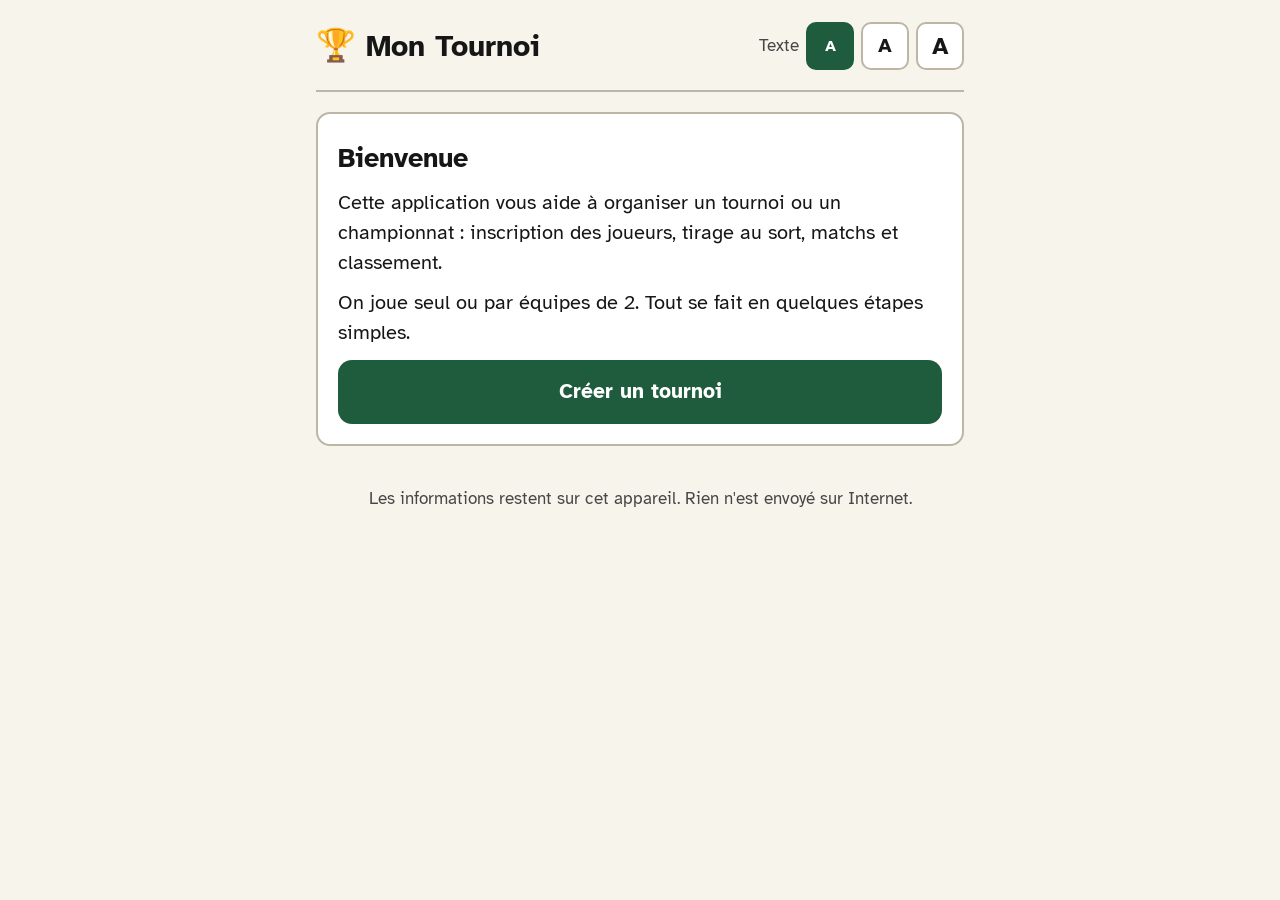
<file: tournoi/index.html>
<!doctype html>
<html lang="fr">
<head>
<meta charset="utf-8">
<meta name="viewport" content="width=device-width, initial-scale=1, viewport-fit=cover">
<meta name="robots" content="noindex">
<meta name="theme-color" content="#1f5c3d">
<title>Mon Tournoi</title>
<link rel="preconnect" href="https://fonts.googleapis.com">
<link rel="preconnect" href="https://fonts.gstatic.com" crossorigin>
<link href="https://fonts.googleapis.com/css2?family=Atkinson+Hyperlegible:wght@400;700&display=swap" rel="stylesheet">
<style>
  :root {
    color-scheme: light;
    --bg: #f7f4ec; --card: #ffffff; --ink: #161616; --muted: #474747; --line: #bdb6a6;
    --pri: #1f5c3d; --pri-hover: #17482f; --pri-ink: #ffffff; --pri-soft: #e2efe6;
    --warn: #8f2a1c; --warn-soft: #fbe8e3; --gold: #7a5800; --gold-soft: #fff4d1;
    --focus: #d99a00; --r: 14px;
  }
  @media (prefers-color-scheme: dark) {
    :root:not([data-theme="light"]) {
      color-scheme: dark;
      --bg: #121513; --card: #1d211f; --ink: #f2f2ee; --muted: #c4c6c0; --line: #4a514c;
      --pri: #4fb07c; --pri-hover: #66c290; --pri-ink: #08140d; --pri-soft: #1f3328;
      --warn: #ff9b88; --warn-soft: #3a1e19; --gold: #f2c94c; --gold-soft: #33290d;
      --focus: #ffd24a;
    }
  }
  :root[data-theme="dark"] {
    color-scheme: dark;
    --bg: #121513; --card: #1d211f; --ink: #f2f2ee; --muted: #c4c6c0; --line: #4a514c;
    --pri: #4fb07c; --pri-hover: #66c290; --pri-ink: #08140d; --pri-soft: #1f3328;
    --warn: #ff9b88; --warn-soft: #3a1e19; --gold: #f2c94c; --gold-soft: #33290d;
    --focus: #ffd24a;
  }
  html { font-size: 20px; }
  html.t2 { font-size: 24px; }
  html.t3 { font-size: 28px; }
  * { box-sizing: border-box; }
  body {
    margin: 0; background: var(--bg); color: var(--ink);
    font: 1rem/1.5 "Atkinson Hyperlegible", system-ui, sans-serif;
    -webkit-text-size-adjust: 100%;
  }
  main { max-width: 34rem; margin: 0 auto; padding: max(12px, env(safe-area-inset-top)) 16px 3rem; }
  h1 { font-size: 1.5rem; margin: 0; line-height: 1.2; }
  h2 { font-size: 1.35rem; margin: 0.4rem 0 0.6rem; line-height: 1.25; }
  h3 { font-size: 1.1rem; margin: 1.4rem 0 0.5rem; }
  p { margin: 0.5rem 0; }
  .muted { color: var(--muted); }
  .big { font-size: 1.25rem; font-weight: 700; }

  .top { display: flex; flex-wrap: wrap; align-items: center; justify-content: space-between; gap: 0.5rem 1rem; padding: 0.5rem 0 1rem; border-bottom: 2px solid var(--line); margin-bottom: 1rem; }
  .brand { display: flex; align-items: center; gap: 0.5rem; }
  .brand span { font-size: 1.6rem; }
  .textsize { display: flex; align-items: center; gap: 0.35rem; }
  .textsize > span { color: var(--muted); font-size: 0.85rem; }
  .textsize button { min-width: 2.4rem; min-height: 2.4rem; padding: 0 0.4rem; border-radius: 10px; border: 2px solid var(--line); background: var(--card); color: var(--ink); font-weight: 700; }
  .textsize button[aria-pressed="true"] { background: var(--pri); color: var(--pri-ink); border-color: var(--pri); }
  .textsize button:nth-of-type(1) { font-size: 0.8rem; }
  .textsize button:nth-of-type(2) { font-size: 1rem; }
  .textsize button:nth-of-type(3) { font-size: 1.2rem; }

  button, input { font: inherit; color: inherit; }
  button { cursor: pointer; touch-action: manipulation; }
  :focus-visible { outline: 4px solid var(--focus); outline-offset: 3px; }

  .btn {
    display: flex; align-items: center; justify-content: center; gap: 0.5rem;
    width: 100%; min-height: 3.2rem; padding: 0.6rem 1rem; margin: 0.6rem 0 0;
    border-radius: var(--r); border: 2px solid transparent; font-weight: 700; font-size: 1.05rem; text-align: center;
  }
  .btn.pri { background: var(--pri); color: var(--pri-ink); }
  .btn.pri:hover { background: var(--pri-hover); }
  .btn.ghost { background: var(--card); color: var(--ink); border-color: var(--line); }
  .btn.ghost:hover { border-color: var(--ink); }
  .btn.danger { background: var(--card); color: var(--warn); border-color: var(--warn); }
  .btn.small { width: auto; min-height: 2.6rem; padding: 0.3rem 0.9rem; font-size: 0.95rem; margin: 0; }

  .card { background: var(--card); border: 2px solid var(--line); border-radius: var(--r); padding: 1rem; margin: 0.8rem 0; }
  .step { display: inline-block; background: var(--pri-soft); color: var(--ink); border-radius: 999px; padding: 0.15rem 0.8rem; font-weight: 700; font-size: 0.9rem; margin: 0; }

  .lbl { display: block; font-weight: 700; margin: 1rem 0 0.35rem; font-size: 1.05rem; }
  .field { width: 100%; min-height: 3.2rem; padding: 0.5rem 0.8rem; border-radius: 12px; border: 2px solid var(--line); background: var(--card); font-size: 1.1rem; }
  .field:focus { border-color: var(--pri); }
  fieldset { border: 0; padding: 0; margin: 0; min-width: 0; }
  legend { padding: 0; }

  .choices { display: grid; gap: 0.6rem; }
  .choice { display: flex; gap: 0.8rem; align-items: flex-start; text-align: left; width: 100%; padding: 0.8rem 1rem; border-radius: var(--r); border: 3px solid var(--line); background: var(--card); }
  .choice .dot { flex: none; width: 1.4rem; height: 1.4rem; margin-top: 0.15rem; border-radius: 50%; border: 3px solid var(--muted); display: grid; place-items: center; }
  .choice[aria-pressed="true"] { border-color: var(--pri); background: var(--pri-soft); }
  .choice[aria-pressed="true"] .dot { border-color: var(--pri); }
  .choice[aria-pressed="true"] .dot::after { content: ""; width: 0.65rem; height: 0.65rem; border-radius: 50%; background: var(--pri); }
  .ch-title { display: block; font-weight: 700; font-size: 1.1rem; }
  .ch-desc { display: block; color: var(--muted); font-size: 0.95rem; }

  .row { display: flex; gap: 0.5rem; }
  .row .field { flex: 1; min-width: 0; }
  .row .btn { width: auto; margin: 0; flex: none; }
  .count { font-weight: 700; margin-top: 1rem; }
  .plist { list-style: none; padding: 0; margin: 0.4rem 0; }
  .plist li { display: flex; align-items: center; justify-content: space-between; gap: 0.6rem; padding: 0.45rem 0.2rem 0.45rem 0.8rem; border-bottom: 1px solid var(--line); }
  .plist li span { overflow-wrap: anywhere; }
  .hint { background: var(--gold-soft); border-left: 6px solid var(--gold); padding: 0.6rem 0.8rem; border-radius: 8px; }

  .nav { display: grid; grid-template-columns: minmax(6.5rem, 1fr) 2fr; gap: 0.6rem; margin-top: 1.4rem; }
  .nav .btn { margin: 0; }
  .nav.single { grid-template-columns: 1fr; }

  .teams { list-style: none; padding: 0; margin: 0; }
  .tlabel { margin: 0 0 0.4rem; font-weight: 700; color: var(--muted); }
  .pair { display: grid; grid-template-columns: 1fr auto 1fr; gap: 0.4rem; align-items: center; }
  .amp { color: var(--muted); }
  .pbtn { min-height: 3rem; padding: 0.4rem 0.6rem; border-radius: 12px; border: 2px solid var(--line); background: var(--bg); font-weight: 700; overflow-wrap: anywhere; }
  .pbtn[aria-pressed="true"] { border: 3px solid var(--focus); background: var(--gold-soft); }

  .phead { margin-bottom: 0.4rem; }
  .phead p { margin: 0; }
  .tabs { display: grid; grid-template-columns: 1fr 1fr; gap: 0.4rem; margin: 0.8rem 0; padding: 0.3rem; border-radius: var(--r); background: var(--card); border: 2px solid var(--line); }
  .tabs button { min-height: 3rem; border-radius: 10px; border: 0; background: transparent; font-weight: 700; font-size: 1.05rem; }
  .tabs button[aria-selected="true"] { background: var(--pri); color: var(--pri-ink); }

  .rnav { display: grid; grid-template-columns: 1fr 1fr; gap: 0.5rem; }
  .rnav .btn { margin: 0; font-size: 0.95rem; }
  .rtitle { text-align: center; margin: 0.8rem 0 0.2rem; }
  .rsub { text-align: center; margin: 0 0 0.6rem; }

  .match { background: var(--card); border: 2px solid var(--line); border-radius: var(--r); padding: 0.9rem 1rem 1rem; margin: 0.8rem 0; }
  .match.done { border-color: var(--pri); }
  .mt { margin: 0 0 0.4rem; font-weight: 700; color: var(--muted); font-size: 0.95rem; }
  .match.done .mt { color: var(--pri); }
  .side { display: flex; flex-direction: column; gap: 0.35rem; }
  .sname { font-weight: 700; font-size: 1.15rem; overflow-wrap: anywhere; }
  .stepper { display: grid; grid-template-columns: 3.4rem 1fr 3.4rem; gap: 0.5rem; }
  .stp { min-height: 3.4rem; border-radius: 12px; border: 2px solid var(--line); background: var(--bg); font-size: 1.8rem; font-weight: 700; line-height: 1; }
  .stp:active { background: var(--pri-soft); }
  .score { min-height: 3.4rem; width: 100%; text-align: center; font-size: 1.6rem; font-weight: 700; border-radius: 12px; border: 2px solid var(--line); background: var(--card); -moz-appearance: textfield; }
  .score::-webkit-outer-spin-button, .score::-webkit-inner-spin-button { -webkit-appearance: none; margin: 0; }
  .vs { text-align: center; color: var(--muted); margin: 0.5rem 0; font-style: italic; }
  .res .rrow { display: flex; justify-content: space-between; align-items: center; gap: 0.8rem; padding: 0.35rem 0; font-size: 1.1rem; }
  .res .rrow + .rrow { border-top: 1px solid var(--line); }
  .res .rrow span:first-child { overflow-wrap: anywhere; }
  .res .sc { font-weight: 700; font-size: 1.4rem; min-width: 2.5rem; text-align: right; }
  .res .win { font-weight: 700; }
  .res .win span:first-child::before { content: "✓ "; color: var(--pri); }
  .match .actions { margin-top: 0.6rem; }

  .note { background: var(--pri-soft); border-radius: var(--r); padding: 0.8rem 1rem; margin: 0.8rem 0; }
  .note .btn { margin-top: 0.6rem; }

  .champion { text-align: center; background: var(--gold-soft); border: 3px solid var(--gold); border-radius: var(--r); padding: 1rem; margin: 0.8rem 0; }
  .champion .cup { font-size: 2.6rem; line-height: 1; }
  .champion p { margin: 0.3rem 0; }
  .champion .who { font-size: 1.4rem; font-weight: 700; overflow-wrap: anywhere; }

  .stand { list-style: none; padding: 0; margin: 0.6rem 0; }
  .srow { display: flex; align-items: center; gap: 0.8rem; background: var(--card); border: 2px solid var(--line); border-radius: var(--r); padding: 0.7rem 0.9rem; margin: 0.5rem 0; }
  .srow.first { border-color: var(--gold); background: var(--gold-soft); }
  .rank { flex: none; width: 2.4rem; height: 2.4rem; border-radius: 50%; display: grid; place-items: center; font-weight: 700; font-size: 1.15rem; background: var(--bg); border: 2px solid var(--line); }
  .sbody { flex: 1; min-width: 0; }
  .sbody p { margin: 0; }
  .sbody .sn { font-weight: 700; font-size: 1.1rem; overflow-wrap: anywhere; }
  .sbody .sdet { color: var(--muted); font-size: 0.9rem; }
  .pts { flex: none; text-align: center; line-height: 1.1; }
  .pts strong { display: block; font-size: 1.5rem; }
  .pts small { color: var(--muted); }

  .blist { list-style: none; padding: 0; margin: 0; }
  .blist li { background: var(--card); border: 2px solid var(--line); border-radius: 12px; padding: 0.5rem 0.8rem; margin: 0.4rem 0; }
  .blist .bl { display: flex; justify-content: space-between; gap: 0.8rem; }
  .blist .bl span:first-child { overflow-wrap: anywhere; }
  .blist .w { font-weight: 700; }
  .blist .w span:first-child::before { content: "✓ "; color: var(--pri); }

  #msg:empty { display: none; }
  #msg { position: sticky; top: 8px; z-index: 5; margin: 0 0 0.8rem; padding: 0.8rem 1rem; border-radius: var(--r); font-weight: 700; background: var(--pri-soft); border: 2px solid var(--pri); }
  #msg.warn { background: var(--warn-soft); border-color: var(--warn); color: var(--ink); }

  .tools { margin-top: 2rem; padding-top: 1rem; border-top: 2px solid var(--line); }
  .foot { margin-top: 2rem; color: var(--muted); font-size: 0.85rem; text-align: center; }

  @media print {
    html { font-size: 14px; }
    body { background: #fff; color: #000; }
    .top .textsize, .tabs, .tools, .rnav, .btn, .stepper, #msg, .foot, .note { display: none !important; }
    .match, .srow, .card, .blist li { break-inside: avoid; }
  }
</style>
</head>
<body>
<main>
  <header class="top">
    <div class="brand"><span aria-hidden="true">🏆</span><h1>Mon Tournoi</h1></div>
    <div class="textsize" role="group" aria-label="Taille du texte">
      <span aria-hidden="true">Texte</span>
      <button type="button" data-size="1" aria-label="Texte normal">A</button>
      <button type="button" data-size="2" aria-label="Texte grand">A</button>
      <button type="button" data-size="3" aria-label="Texte très grand">A</button>
    </div>
  </header>
  <div id="msg" role="status" aria-live="polite"></div>
  <div id="app"></div>
  <p class="foot">Les informations restent sur cet appareil. Rien n'est envoyé sur Internet.</p>
</main>

<script>
(function () {
  "use strict";
  var KEY = "tournoi.v1", PREF = "tournoi.texte";

  // ---------- Stockage ----------
  function load() { try { return JSON.parse(localStorage.getItem(KEY)) || null; } catch (e) { return null; } }
  function save() { try { if (S) localStorage.setItem(KEY, JSON.stringify(S)); else localStorage.removeItem(KEY); } catch (e) {} }

  var S = load();
  var view = "home", tab = "matchs", viewRound = null, swapSel = null, flash = null, focusSel = null;
  var app = document.getElementById("app"), msg = document.getElementById("msg");

  // ---------- Outils ----------
  function esc(s) { return String(s).replace(/[&<>"']/g, function (c) { return { "&": "&amp;", "<": "&lt;", ">": "&gt;", '"': "&quot;", "'": "&#39;" }[c]; }); }
  function uid() { return Math.random().toString(36).slice(2, 9); }
  function shuffle(a) { a = a.slice(); for (var i = a.length - 1; i > 0; i--) { var j = Math.floor(Math.random() * (i + 1)); var t = a[i]; a[i] = a[j]; a[j] = t; } return a; }
  function pl(n, one, many) { return n + " " + (n > 1 ? many : one); }
  function signed(n) { return n > 0 ? "+" + n : String(n); }
  function isDuo() { return S.mode === "duo"; }
  function isChamp() { return S.format === "championnat"; }
  function modeLabel() { return isDuo() ? "Équipes de 2" : "Chacun pour soi"; }
  function formatLabel() { return isChamp() ? "Championnat" : "Tournoi à élimination"; }
  function playerName(id) { for (var i = 0; i < S.players.length; i++) if (S.players[i].id === id) return S.players[i].name; return "?"; }
  function entrants() {
    if (!isDuo()) return S.players.map(function (p) { return { id: p.id, name: p.name }; });
    return S.teams.map(function (t) { return { id: t.id, name: t.members.map(playerName).join(" et ") }; });
  }
  function nameOf(id) { var e = entrants(); for (var i = 0; i < e.length; i++) if (e[i].id === id) return e[i].name; return "À déterminer"; }

  // ---------- Calendrier ----------
  function mk(a, b) { return { id: uid(), a: a, b: b, sa: 0, sb: 0, done: false, bye: a === null || b === null }; }

  function roundRobin(ids) {
    var a = ids.slice(); if (a.length % 2) a.push(null);
    var n = a.length, rounds = [];
    for (var r = 0; r < n - 1; r++) {
      var ms = [], byes = [];
      for (var i = 0; i < n / 2; i++) {
        var x = a[i], y = a[n - 1 - i];
        if (r % 2 && i === 0) { var t = x; x = y; y = t; }
        if (x === null || y === null) byes.push(mk(x === null ? y : x, null)); else ms.push(mk(x, y));
      }
      rounds.push(ms.concat(byes));
      a.splice(1, 0, a.pop());
    }
    return rounds;
  }

  function bracket(ids) {
    ids = shuffle(ids);
    var size = 1; while (size < ids.length) size *= 2;
    var m = size / 2, nbBye = size - ids.length, byePos = {}, k = 0, r1 = [];
    for (var j = 0; j < nbBye; j++) byePos[Math.floor(j * m / nbBye)] = true;
    for (var i = 0; i < m; i++) {
      if (byePos[i]) r1.push(mk(ids[k++], null));
      else { var a = ids[k++], b = ids[k++]; r1.push(mk(a, b)); }
    }
    var rounds = [r1];
    for (var n = m / 2; n >= 1; n /= 2) {
      var rr = []; for (var q = 0; q < n; q++) { var mm = mk(null, null); mm.bye = false; rr.push(mm); }
      rounds.push(rr);
    }
    return rounds;
  }

  function winner(m) {
    if (m.bye) return m.a !== null ? m.a : m.b;
    if (!m.done || m.sa === m.sb) return null;
    return m.sa > m.sb ? m.a : m.b;
  }

  // Tournoi à élimination : recalcule qui joue aux tours suivants.
  function rebuild() {
    if (isChamp()) return;
    for (var r = 1; r < S.rounds.length; r++) {
      S.rounds[r].forEach(function (m, k) {
        var A = winner(S.rounds[r - 1][2 * k]), B = winner(S.rounds[r - 1][2 * k + 1]);
        if (A !== m.a || B !== m.b) { m.a = A; m.b = B; m.done = false; m.sa = 0; m.sb = 0; }
      });
    }
  }

  function roundName(r) {
    if (isChamp()) return "Tour " + (r + 1);
    var n = S.rounds[r].length;
    if (n === 1) return "Finale";
    if (n === 2) return "Demi-finales";
    if (n === 4) return "Quarts de finale";
    if (n === 8) return "Huitièmes de finale";
    return "Tour " + (r + 1);
  }

  function playable(m) { return !m.bye && m.a !== null && m.b !== null; }
  function currentRound() {
    for (var r = 0; r < S.rounds.length; r++)
      if (S.rounds[r].some(function (m) { return !m.bye && !m.done; })) return r;
    return S.rounds.length - 1;
  }
  function allMatches() { return S.rounds.reduce(function (acc, r) { return acc.concat(r); }, []).filter(function (m) { return !m.bye; }); }
  function isFinished() { return allMatches().every(function (m) { return m.done; }); }
  function findMatch(id) {
    for (var r = 0; r < S.rounds.length; r++) for (var k = 0; k < S.rounds[r].length; k++)
      if (S.rounds[r][k].id === id) return { m: S.rounds[r][k], r: r, k: k };
    return null;
  }

  function standings() {
    var t = {}, rows = entrants().map(function (e) { return (t[e.id] = { id: e.id, name: e.name, J: 0, V: 0, N: 0, D: 0, pour: 0, contre: 0 }); });
    allMatches().forEach(function (m) {
      if (!m.done) return;
      var A = t[m.a], B = t[m.b]; if (!A || !B) return;
      A.J++; B.J++; A.pour += m.sa; A.contre += m.sb; B.pour += m.sb; B.contre += m.sa;
      if (m.sa > m.sb) { A.V++; B.D++; } else if (m.sa < m.sb) { B.V++; A.D++; } else { A.N++; B.N++; }
    });
    rows.forEach(function (r) { r.pts = 3 * r.V + r.N; r.diff = r.pour - r.contre; });
    rows.sort(function (x, y) { return y.pts - x.pts || y.diff - x.diff || y.pour - x.pour || x.name.localeCompare(y.name, "fr"); });
    rows.forEach(function (r, i) {
      var p = rows[i - 1];
      r.rank = (p && p.pts === r.pts && p.diff === r.diff && p.pour === r.pour) ? p.rank : i + 1;
    });
    return rows;
  }

  function championText() {
    if (!S.rounds.length || !isFinished()) return null;
    if (!isChamp()) return nameOf(winner(S.rounds[S.rounds.length - 1][0]));
    var top = standings().filter(function (r) { return r.rank === 1; });
    return top.map(function (r) { return r.name; }).join(" et ");
  }

  // ---------- Vues ----------
  function steps() { return isDuo() ? 3 : 2; }

  function vHome() {
    if (S && S.stage) {
      var n = S.stage === "play" ? entrants().length : S.players.length;
      var what = S.stage === "play" && isDuo() ? pl(n, "équipe", "équipes") : pl(n, "joueur", "joueurs");
      return '<section class="card"><h2>Tournoi en cours</h2>' +
        '<p class="big">' + esc(S.name || "Mon tournoi") + '</p>' +
        '<p class="muted">' + modeLabel() + " · " + formatLabel() + " · " + what + '</p>' +
        '<button class="btn pri" data-act="resume">Reprendre ce tournoi</button></section>' +
        '<button class="btn ghost" data-act="new">Commencer un nouveau tournoi</button>';
    }
    return '<section class="card"><h2>Bienvenue</h2>' +
      '<p>Cette application vous aide à organiser un tournoi ou un championnat : inscription des joueurs, tirage au sort, matchs et classement.</p>' +
      '<p>On joue seul ou par équipes de 2. Tout se fait en quelques étapes simples.</p>' +
      '<button class="btn pri" data-act="new">Créer un tournoi</button></section>';
  }

  function choice(act, val, cur, title, desc) {
    return '<button type="button" class="choice" data-act="' + act + '" data-v="' + val + '" aria-pressed="' + (cur === val) + '">' +
      '<span class="dot" aria-hidden="true"></span><span><span class="ch-title">' + title + '</span><span class="ch-desc">' + desc + '</span></span></button>';
  }

  function vSetup() {
    return '<p class="step">Étape 1 sur ' + steps() + '</p><h2>Le tournoi</h2>' +
      '<label class="lbl" for="tname">Nom du tournoi</label>' +
      '<input id="tname" class="field" value="' + esc(S.name) + '" placeholder="Par exemple : Concours du club" autocomplete="off">' +
      '<fieldset><legend class="lbl">Comment joue-t-on ?</legend><div class="choices">' +
      choice("mode", "solo", S.mode, "Chacun pour soi", "Chaque joueur joue seul.") +
      choice("mode", "duo", S.mode, "Par équipes de 2", "Les joueurs sont associés deux par deux.") +
      '</div></fieldset>' +
      '<fieldset><legend class="lbl">Quelle formule ?</legend><div class="choices">' +
      choice("format", "championnat", S.format, "Championnat", "Tout le monde rencontre tout le monde. Le classement désigne le gagnant.") +
      choice("format", "tournoi", S.format, "Tournoi à élimination", "Le gagnant de chaque match continue, le perdant est éliminé, jusqu'à la finale.") +
      '</div></fieldset>' +
      '<div class="nav"><button class="btn ghost" data-act="home">◀ Retour</button><button class="btn pri" data-act="toPlayers">Continuer ▶</button></div>';
  }

  function playersProblem() {
    var n = S.players.length;
    if (isDuo()) {
      if (n < 4) return "Il faut au moins 4 joueurs pour former 2 équipes.";
      if (n % 2) return "Il faut un nombre pair de joueurs pour former des équipes de 2. Ajoutez ou retirez un joueur.";
    } else if (n < 2) return "Il faut au moins 2 joueurs.";
    return null;
  }

  function vPlayers() {
    var n = S.players.length, pb = playersProblem();
    return '<p class="step">Étape 2 sur ' + steps() + '</p><h2>Les joueurs</h2>' +
      '<p>' + (isDuo() ? "Inscrivez tous les joueurs, un par un. Les équipes de 2 seront formées à l'étape suivante." : "Inscrivez les joueurs, un par un.") + '</p>' +
      '<form data-form="addPlayer"><label class="lbl" for="pname">Nom du joueur</label>' +
      '<div class="row"><input id="pname" class="field" autocomplete="off" autocapitalize="words" enterkeyhint="done">' +
      '<button class="btn pri" type="submit">Ajouter</button></div></form>' +
      '<p class="count">' + (n ? pl(n, "joueur inscrit", "joueurs inscrits") : "Aucun joueur pour l'instant.") + '</p>' +
      '<ol class="plist">' + S.players.map(function (p, i) {
        return '<li><span>' + (i + 1) + ". " + esc(p.name) + '</span><button class="btn small ghost" data-act="delPlayer" data-id="' + p.id + '" aria-label="Retirer ' + esc(p.name) + '">Retirer</button></li>';
      }).join("") + '</ol>' +
      (pb && n ? '<p class="hint">' + pb + '</p>' : "") +
      '<div class="nav"><button class="btn ghost" data-act="goto" data-v="setup">◀ Retour</button><button class="btn pri" data-act="fromPlayers">Continuer ▶</button></div>';
  }

  function vTeams() {
    return '<p class="step">Étape 3 sur 3</p><h2>Les équipes</h2>' +
      '<p>Les équipes ont été tirées au sort.</p>' +
      '<p class="muted">Pour échanger deux joueurs, touchez le premier nom, puis le second.</p>' +
      '<ol class="teams">' + S.teams.map(function (t, i) {
        return '<li class="card"><p class="tlabel">Équipe ' + (i + 1) + '</p><div class="pair">' + t.members.map(function (pid) {
          return '<button type="button" class="pbtn" data-act="swap" data-id="' + pid + '" aria-pressed="' + (swapSel === pid) + '">' + esc(playerName(pid)) + '</button>';
        }).join('<span class="amp">et</span>') + '</div></li>';
      }).join("") + '</ol>' +
      '<button class="btn ghost" data-act="redraw">🔀 Refaire le tirage au sort</button>' +
      '<div class="nav"><button class="btn ghost" data-act="goto" data-v="players">◀ Retour</button><button class="btn pri" data-act="start">Commencer ▶</button></div>';
  }

  function stepper(m, s) {
    var nm = nameOf(m[s]), v = s === "a" ? m.sa : m.sb, id = "s-" + m.id + "-" + s;
    return '<div class="side"><label class="sname" for="' + id + '">' + esc(nm) + '</label><div class="stepper">' +
      '<button type="button" class="stp" data-act="dec" data-id="' + m.id + '" data-s="' + s + '" aria-label="Enlever un point à ' + esc(nm) + '">−</button>' +
      '<input id="' + id + '" class="score" type="number" min="0" inputmode="numeric" pattern="[0-9]*" value="' + v + '" data-score data-id="' + m.id + '" data-s="' + s + '">' +
      '<button type="button" class="stp" data-act="inc" data-id="' + m.id + '" data-s="' + s + '" aria-label="Ajouter un point à ' + esc(nm) + '">+</button>' +
      '</div></div>';
  }

  function matchCard(m, i) {
    if (m.bye) {
      return '<div class="match"><p>' + (isChamp()
        ? "<strong>" + esc(nameOf(m.a)) + "</strong> ne joue pas ce tour (nombre impair)."
        : "<strong>" + esc(nameOf(m.a)) + "</strong> passe directement au tour suivant (pas d'adversaire).") + '</p></div>';
    }
    var title = "Match " + (i + 1);
    if (!playable(m)) {
      return '<div class="match"><p class="mt">' + title + '</p><p>' + esc(nameOf(m.a)) + ' <em class="muted">contre</em> ' + esc(nameOf(m.b)) + '</p>' +
        '<p class="muted">En attente des résultats du tour précédent.</p></div>';
    }
    if (m.done) {
      var w = winner(m);
      return '<div class="match done"><p class="mt">' + title + ' · ✓ Terminé</p><div class="res">' +
        '<div class="rrow' + (w === m.a ? " win" : "") + '"><span>' + esc(nameOf(m.a)) + '</span><span class="sc">' + m.sa + '</span></div>' +
        '<div class="rrow' + (w === m.b ? " win" : "") + '"><span>' + esc(nameOf(m.b)) + '</span><span class="sc">' + m.sb + '</span></div></div>' +
        (w === null ? '<p class="muted">Match nul.</p>' : "") +
        '<div class="actions"><button class="btn small ghost" data-act="edit" data-id="' + m.id + '">Modifier le résultat</button></div></div>';
    }
    return '<div class="match"><p class="mt">' + title + ' · Entrez les points</p>' + stepper(m, "a") + '<p class="vs">contre</p>' + stepper(m, "b") +
      '<button class="btn pri" data-act="saveMatch" data-id="' + m.id + '">Enregistrer le résultat</button></div>';
  }

  function vMatches() {
    var R = S.rounds, cur = currentRound();
    if (viewRound === null || viewRound >= R.length) viewRound = cur;
    var r = viewRound, ms = R[r];
    var complete = ms.every(function (m) { return m.bye || m.done; });
    var played = allMatches().filter(function (m) { return m.done; }).length, total = allMatches().length;
    var h = '<div class="rnav">' +
      (r > 0 ? '<button class="btn ghost" data-act="round" data-v="' + (r - 1) + '">◀ Tour précédent</button>' : "<span></span>") +
      (r < R.length - 1 ? '<button class="btn ghost" data-act="round" data-v="' + (r + 1) + '">Tour suivant ▶</button>' : "") +
      '</div>' +
      '<h3 class="rtitle">' + roundName(r) + '</h3>' +
      '<p class="rsub muted">Tour ' + (r + 1) + " sur " + R.length + " · " + played + " " + (played > 1 ? "matchs joués" : "match joué") + " sur " + total + '</p>';
    var n = 0;
    var shown = ms.filter(function (m) { return !m.bye; }).concat(ms.filter(function (m) { return m.bye; }));
    h += shown.map(function (m) { return matchCard(m, m.bye ? -1 : n++); }).join("");
    if (complete && r < R.length - 1) {
      h += '<div class="note"><p><strong>Ce tour est terminé.</strong></p><button class="btn pri" data-act="round" data-v="' + (r + 1) + '">Aller au tour suivant ▶</button></div>';
    } else if (r > cur && !isChamp()) {
      h += '<div class="note"><p>Terminez d\'abord le tour ' + (cur + 1) + '.</p><button class="btn ghost" data-act="round" data-v="' + cur + '">Aller au tour ' + (cur + 1) + '</button></div>';
    }
    return h;
  }

  function vStandings() {
    var rows = standings(), played = allMatches().filter(function (m) { return m.done; }).length;
    return '<p class="muted">Victoire = 3 points · Match nul = 1 point · Défaite = 0 point. En cas d\'égalité, on compare la différence (points marqués moins points encaissés).</p>' +
      '<ol class="stand">' + rows.map(function (r) {
        return '<li class="srow' + (r.rank === 1 && played ? " first" : "") + '"><span class="rank" aria-label="Rang ' + r.rank + '">' + r.rank + '</span>' +
          '<div class="sbody"><p class="sn">' + esc(r.name) + '</p><p class="sdet">' + pl(r.V, "victoire", "victoires") + " · " + pl(r.N, "nul", "nuls") + " · " + pl(r.D, "défaite", "défaites") + " · différence " + signed(r.diff) + '</p></div>' +
          '<span class="pts"><strong>' + r.pts + '</strong><small>' + (r.pts > 1 ? "points" : "point") + '</small></span></li>';
      }).join("") + '</ol>' +
      '<p class="muted">' + played + " sur " + allMatches().length + " matchs joués.</p>";
  }

  function vBracket() {
    return S.rounds.map(function (ms, r) {
      return '<h3>' + roundName(r) + '</h3><ol class="blist">' + ms.map(function (m) {
        if (m.bye) return '<li>' + esc(nameOf(m.a)) + ' <span class="muted">— qualifié d\'office</span></li>';
        if (!playable(m)) return '<li><span class="muted">' + esc(nameOf(m.a)) + " contre " + esc(nameOf(m.b)) + '</span></li>';
        var w = winner(m);
        return '<li><div class="bl' + (w === m.a ? " w" : "") + '"><span>' + esc(nameOf(m.a)) + '</span><span>' + (m.done ? m.sa : "") + '</span></div>' +
          '<div class="bl' + (w === m.b ? " w" : "") + '"><span>' + esc(nameOf(m.b)) + '</span><span>' + (m.done ? m.sb : "") + '</span></div>' +
          (m.done ? "" : '<p class="muted" style="margin:0">À jouer</p>') + '</li>';
      }).join("") + '</ol>';
    }).join("");
  }

  function vPlay() {
    var champ = championText();
    return '<div class="phead"><h2>' + esc(S.name) + '</h2><p class="muted">' + modeLabel() + " · " + formatLabel() + '</p></div>' +
      (champ ? '<div class="champion"><div class="cup" aria-hidden="true">🏆</div><p>' + (champ.indexOf(" et ") > -1 && !isDuo() ? "Égalité en tête !" : "Le tournoi est terminé ! Bravo à") + '</p><p class="who">' + esc(champ) + '</p></div>' : "") +
      '<div class="tabs" role="tablist">' +
      '<button role="tab" data-act="tab" data-v="matchs" aria-selected="' + (tab === "matchs") + '">Matchs</button>' +
      '<button role="tab" data-act="tab" data-v="classement" aria-selected="' + (tab === "classement") + '">' + (isChamp() ? "Classement" : "Tableau") + '</button></div>' +
      '<div role="tabpanel">' + (tab === "matchs" ? vMatches() : (isChamp() ? vStandings() : vBracket())) + '</div>' +
      '<div class="tools"><button class="btn ghost" data-act="print">🖨️ Imprimer</button>' +
      '<button class="btn ghost" data-act="home">Retour à l\'accueil</button>' +
      '<button class="btn danger" data-act="erase">Effacer ce tournoi</button></div>';
  }

  var VIEWS = { home: vHome, setup: vSetup, players: vPlayers, teams: vTeams, play: vPlay };

  function render() {
    app.innerHTML = VIEWS[view]();
    msg.className = flash && flash.warn ? "warn" : "";
    msg.textContent = flash ? flash.text : "";
    flash = null;
    if (focusSel) { var el = app.querySelector(focusSel); if (el) el.focus(); focusSel = null; }
  }
  function go(v) { view = v; window.scrollTo(0, 0); render(); }
  function say(text, warn) { flash = { text: text, warn: !!warn }; }

  // ---------- Actions ----------
  function makeTeams() {
    var ids = shuffle(S.players.map(function (p) { return p.id; })), teams = [];
    for (var i = 0; i + 1 < ids.length; i += 2) teams.push({ id: uid(), members: [ids[i], ids[i + 1]] });
    S.teams = teams;
  }
  function teamsMatchPlayers() {
    var a = S.teams.reduce(function (acc, t) { return acc.concat(t.members); }, []).sort().join(",");
    return a && a === S.players.map(function (p) { return p.id; }).sort().join(",");
  }

  function startPlay() {
    if (!confirm("Une fois le tournoi commencé, on ne peut plus changer les joueurs ni les équipes. Commencer maintenant ?")) return;
    var ids = entrants().map(function (e) { return e.id; });
    S.rounds = isChamp() ? roundRobin(shuffle(ids)) : bracket(ids);
    rebuild();
    S.stage = "play"; tab = "matchs"; viewRound = null; save();
    say("C'est parti ! Entrez les points de chaque match.");
    go("play");
  }

  function setScore(id, s, v) {
    var f = findMatch(id); if (!f) return;
    v = Math.max(0, Math.min(999, parseInt(v, 10) || 0));
    f.m[s === "a" ? "sa" : "sb"] = v; save();
    return v;
  }

  var actions = {
    new: function () {
      if (S && S.stage && !confirm("Le tournoi en cours sera effacé. Voulez-vous continuer ?")) return;
      S = { name: "", mode: "solo", format: "championnat", players: [], teams: [], rounds: [], stage: "setup" };
      save(); go("setup"); focusSel = null;
    },
    resume: function () { go(S.stage); },
    home: function () { go("home"); },
    goto: function (b) { S.stage = b.dataset.v; save(); go(b.dataset.v); },
    mode: function (b) { S.mode = b.dataset.v; save(); focusSel = '[data-act="mode"][data-v="' + b.dataset.v + '"]'; render(); },
    format: function (b) { S.format = b.dataset.v; save(); focusSel = '[data-act="format"][data-v="' + b.dataset.v + '"]'; render(); },
    toPlayers: function () {
      S.name = (S.name || "").trim() || "Mon tournoi"; S.stage = "players"; save(); go("players");
      document.getElementById("pname").focus();
    },
    delPlayer: function (b) {
      S.players = S.players.filter(function (p) { return p.id !== b.dataset.id; }); save();
      focusSel = "#pname"; render();
    },
    fromPlayers: function () {
      var pb = playersProblem();
      if (pb) { say(pb, true); render(); return; }
      if (isDuo()) {
        if (!teamsMatchPlayers()) makeTeams();
        S.stage = "teams"; save(); swapSel = null; go("teams");
      } else startPlay();
    },
    redraw: function () { makeTeams(); swapSel = null; save(); say("Nouveau tirage au sort effectué."); render(); },
    swap: function (b) {
      var pid = b.dataset.id;
      if (swapSel === null) { swapSel = pid; focusSel = '[data-act="swap"][data-id="' + pid + '"]'; render(); return; }
      if (swapSel === pid) { swapSel = null; render(); return; }
      var a = swapSel; swapSel = null;
      S.teams.forEach(function (t) { t.members = t.members.map(function (x) { return x === a ? pid : x === pid ? a : x; }); });
      save(); say("Joueurs échangés : " + playerName(a) + " et " + playerName(pid) + "."); render();
    },
    start: startPlay,
    tab: function (b) { tab = b.dataset.v; focusSel = '[data-act="tab"][data-v="' + tab + '"]'; render(); },
    round: function (b) { viewRound = parseInt(b.dataset.v, 10); render(); app.querySelector(".rtitle").scrollIntoView({ block: "start" }); },
    inc: function (b) { var s = b.dataset.s, f = findMatch(b.dataset.id); var v = setScore(b.dataset.id, s, (s === "a" ? f.m.sa : f.m.sb) + 1); document.getElementById("s-" + b.dataset.id + "-" + s).value = v; },
    dec: function (b) { var s = b.dataset.s, f = findMatch(b.dataset.id); var v = setScore(b.dataset.id, s, (s === "a" ? f.m.sa : f.m.sb) - 1); document.getElementById("s-" + b.dataset.id + "-" + s).value = v; },
    saveMatch: function (b) {
      var f = findMatch(b.dataset.id), m = f.m;
      if (!isChamp() && m.sa === m.sb) { say("Il faut un gagnant : dans un tournoi à élimination, les deux scores ne peuvent pas être égaux.", true); render(); return; }
      if (isChamp() && m.sa === 0 && m.sb === 0 && !confirm("Le score est de 0 à 0. Enregistrer un match nul ?")) return;
      m.done = true; rebuild(); save();
      say(isFinished() ? "Dernier résultat enregistré. Le tournoi est terminé !" : "Résultat enregistré.");
      render();
      if (isFinished()) window.scrollTo(0, 0);
    },
    edit: function (b) {
      var f = findMatch(b.dataset.id);
      if (!isChamp()) {
        var next = S.rounds[f.r + 1] && S.rounds[f.r + 1][Math.floor(f.k / 2)];
        if (next && next.done && !confirm("Attention : modifier ce résultat effacera aussi les résultats des tours suivants qui en dépendent. Continuer ?")) return;
      }
      f.m.done = false; rebuild(); save();
      focusSel = "#s-" + f.m.id + "-a"; render();
    },
    print: function () { window.print(); },
    erase: function () {
      if (!confirm("Effacer définitivement ce tournoi ? Tous les résultats seront perdus.")) return;
      S = null; save(); say("Le tournoi a été effacé."); go("home");
    }
  };

  app.addEventListener("click", function (e) {
    var b = e.target.closest("[data-act]");
    if (b && actions[b.dataset.act]) actions[b.dataset.act](b);
  });
  app.addEventListener("submit", function (e) {
    e.preventDefault();
    var input = document.getElementById("pname"), name = input.value.trim().replace(/\s+/g, " ");
    if (!name) { input.focus(); return; }
    if (S.players.some(function (p) { return p.name.toLowerCase() === name.toLowerCase(); })) {
      say("« " + name + " » est déjà dans la liste.", true); focusSel = "#pname"; render(); return;
    }
    S.players.push({ id: uid(), name: name }); save();
    say(name + " a été ajouté(e)."); focusSel = "#pname"; render();
  });
  app.addEventListener("input", function (e) {
    var t = e.target;
    if (t.id === "tname") { S.name = t.value; save(); }
    else if (t.hasAttribute("data-score")) setScore(t.dataset.id, t.dataset.s, t.value);
  });
  app.addEventListener("change", function (e) {
    var t = e.target;
    if (t.hasAttribute("data-score")) { var f = findMatch(t.dataset.id); t.value = t.dataset.s === "a" ? f.m.sa : f.m.sb; }
  });
  app.addEventListener("focusin", function (e) { if (e.target.hasAttribute && e.target.hasAttribute("data-score")) e.target.select(); });

  // ---------- Taille du texte ----------
  var sizeBtns = document.querySelectorAll("[data-size]");
  function applySize(n) {
    document.documentElement.classList.remove("t2", "t3");
    if (n > 1) document.documentElement.classList.add("t" + n);
    sizeBtns.forEach(function (b) { b.setAttribute("aria-pressed", String(b.dataset.size === String(n))); });
  }
  var size = 1; try { size = parseInt(localStorage.getItem(PREF), 10) || 1; } catch (e) {}
  applySize(size);
  sizeBtns.forEach(function (b) {
    b.addEventListener("click", function () {
      var n = parseInt(b.dataset.size, 10); applySize(n);
      try { localStorage.setItem(PREF, String(n)); } catch (e) {}
    });
  });

  render();
})();
</script>
</body>
</html>
</file>
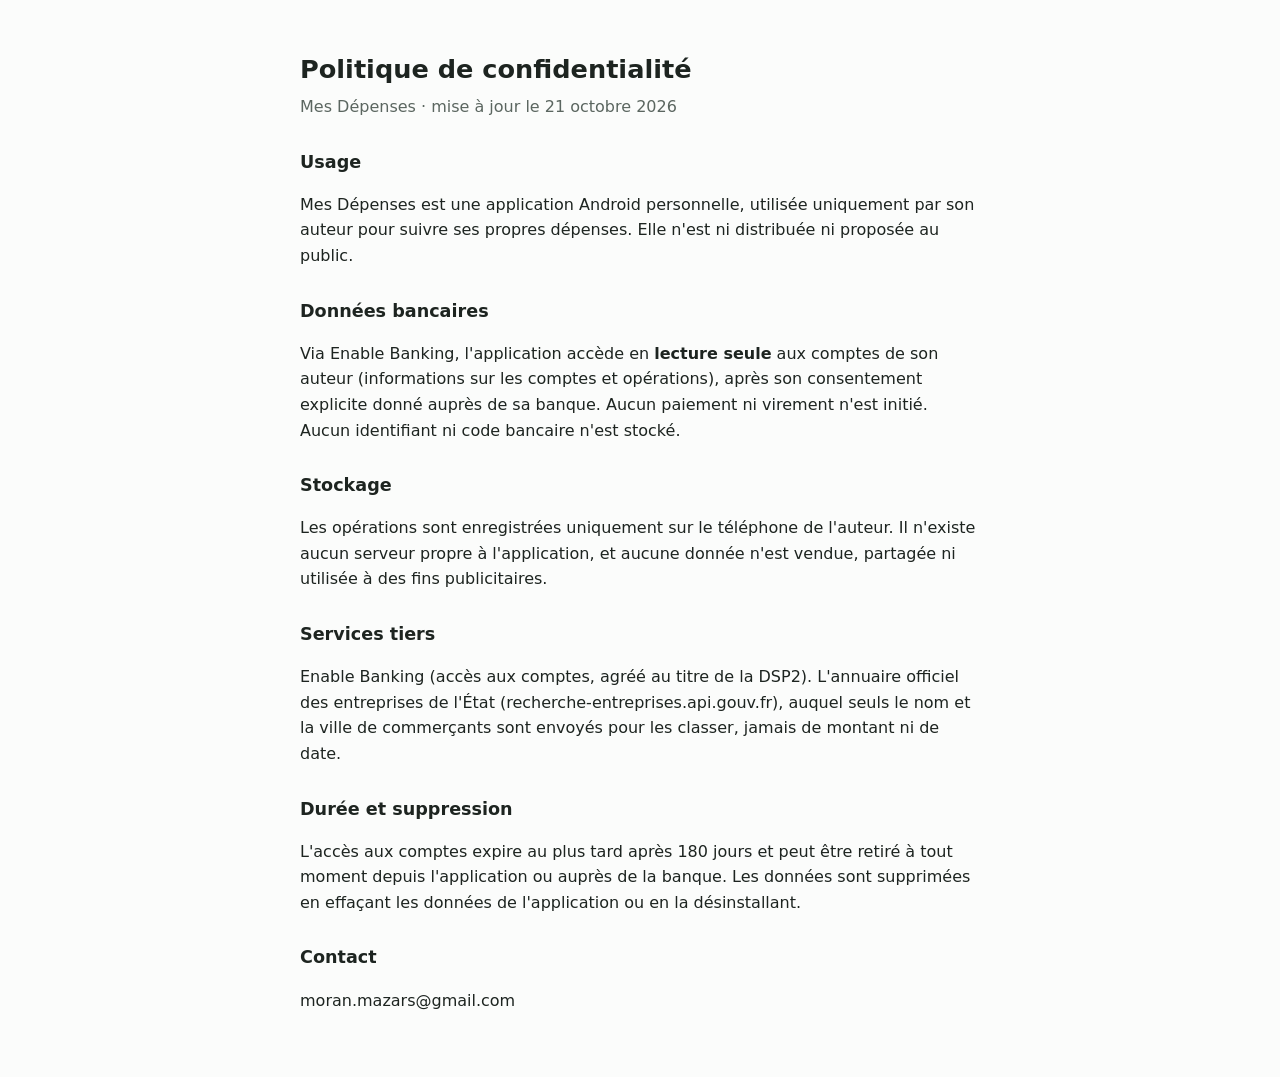
<file: privacy.html>
<!doctype html>
<html lang="fr">
<head><meta charset="utf-8"><meta name="viewport" content="width=device-width, initial-scale=1">
<title>Confidentialité – Mes Dépenses</title><link rel="stylesheet" href="style.css"></head>
<body><main>
<h1>Politique de confidentialité</h1>
<p class="meta">Mes Dépenses · mise à jour le 21 octobre 2026</p>

<h2>Usage</h2>
<p>Mes Dépenses est une application Android personnelle, utilisée uniquement par son auteur pour suivre ses propres dépenses. Elle n'est ni distribuée ni proposée au public.</p>

<h2>Données bancaires</h2>
<p>Via Enable Banking, l'application accède en <strong>lecture seule</strong> aux comptes de son auteur (informations sur les comptes et opérations), après son consentement explicite donné auprès de sa banque. Aucun paiement ni virement n'est initié. Aucun identifiant ni code bancaire n'est stocké.</p>

<h2>Stockage</h2>
<p>Les opérations sont enregistrées uniquement sur le téléphone de l'auteur. Il n'existe aucun serveur propre à l'application, et aucune donnée n'est vendue, partagée ni utilisée à des fins publicitaires.</p>

<h2>Services tiers</h2>
<p>Enable Banking (accès aux comptes, agréé au titre de la DSP2). L'annuaire officiel des entreprises de l'État (recherche-entreprises.api.gouv.fr), auquel seuls le nom et la ville de commerçants sont envoyés pour les classer, jamais de montant ni de date.</p>

<h2>Durée et suppression</h2>
<p>L'accès aux comptes expire au plus tard après 180 jours et peut être retiré à tout moment depuis l'application ou auprès de la banque. Les données sont supprimées en effaçant les données de l'application ou en la désinstallant.</p>

<h2>Contact</h2>
<p>moran.mazars@gmail.com</p>
</main></body>
</html>
</file>
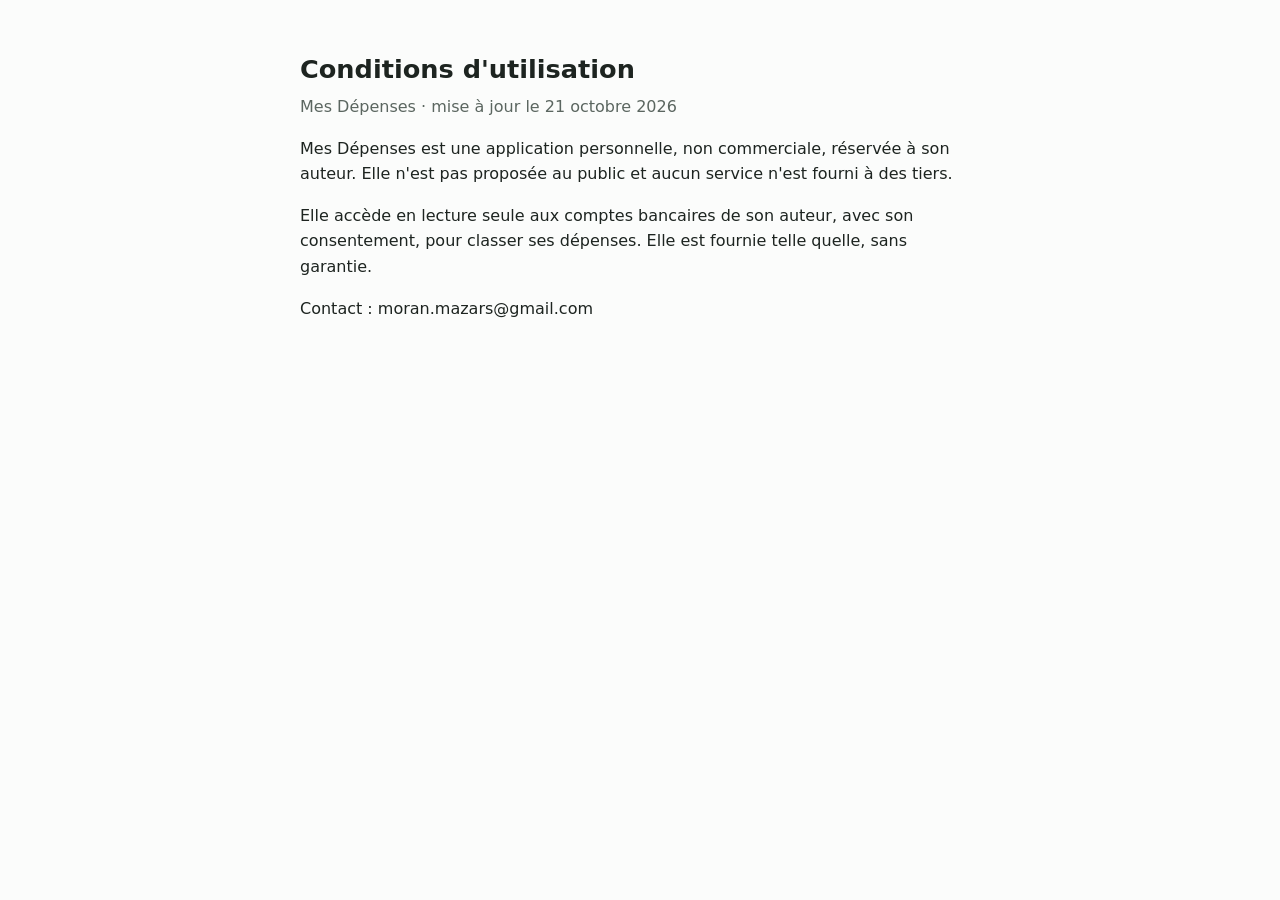
<file: terms.html>
<!doctype html>
<html lang="fr">
<head><meta charset="utf-8"><meta name="viewport" content="width=device-width, initial-scale=1">
<title>Conditions – Mes Dépenses</title><link rel="stylesheet" href="style.css"></head>
<body><main>
<h1>Conditions d'utilisation</h1>
<p class="meta">Mes Dépenses · mise à jour le 21 octobre 2026</p>
<p>Mes Dépenses est une application personnelle, non commerciale, réservée à son auteur. Elle n'est pas proposée au public et aucun service n'est fourni à des tiers.</p>
<p>Elle accède en lecture seule aux comptes bancaires de son auteur, avec son consentement, pour classer ses dépenses. Elle est fournie telle quelle, sans garantie.</p>
<p>Contact : moran.mazars@gmail.com</p>
</main></body>
</html>
</file>
<file: style.css>
:root { color-scheme: light dark; --fg: #1d2420; --muted: #5b6660; --bg: #fbfcfb; }
@media (prefers-color-scheme: dark) { :root { --fg: #e6ebe8; --muted: #a3ada8; --bg: #141816; } }
body { margin: 0; background: var(--bg); color: var(--fg); font: 16px/1.6 system-ui, sans-serif; }
main { max-width: 680px; margin: 0 auto; padding: 32px 16px 48px; }
h1 { font-size: 1.6rem; margin-bottom: 4px; }
p.meta { color: var(--muted); margin-top: 0; }
h2 { font-size: 1.1rem; margin-top: 28px; }
</file>
